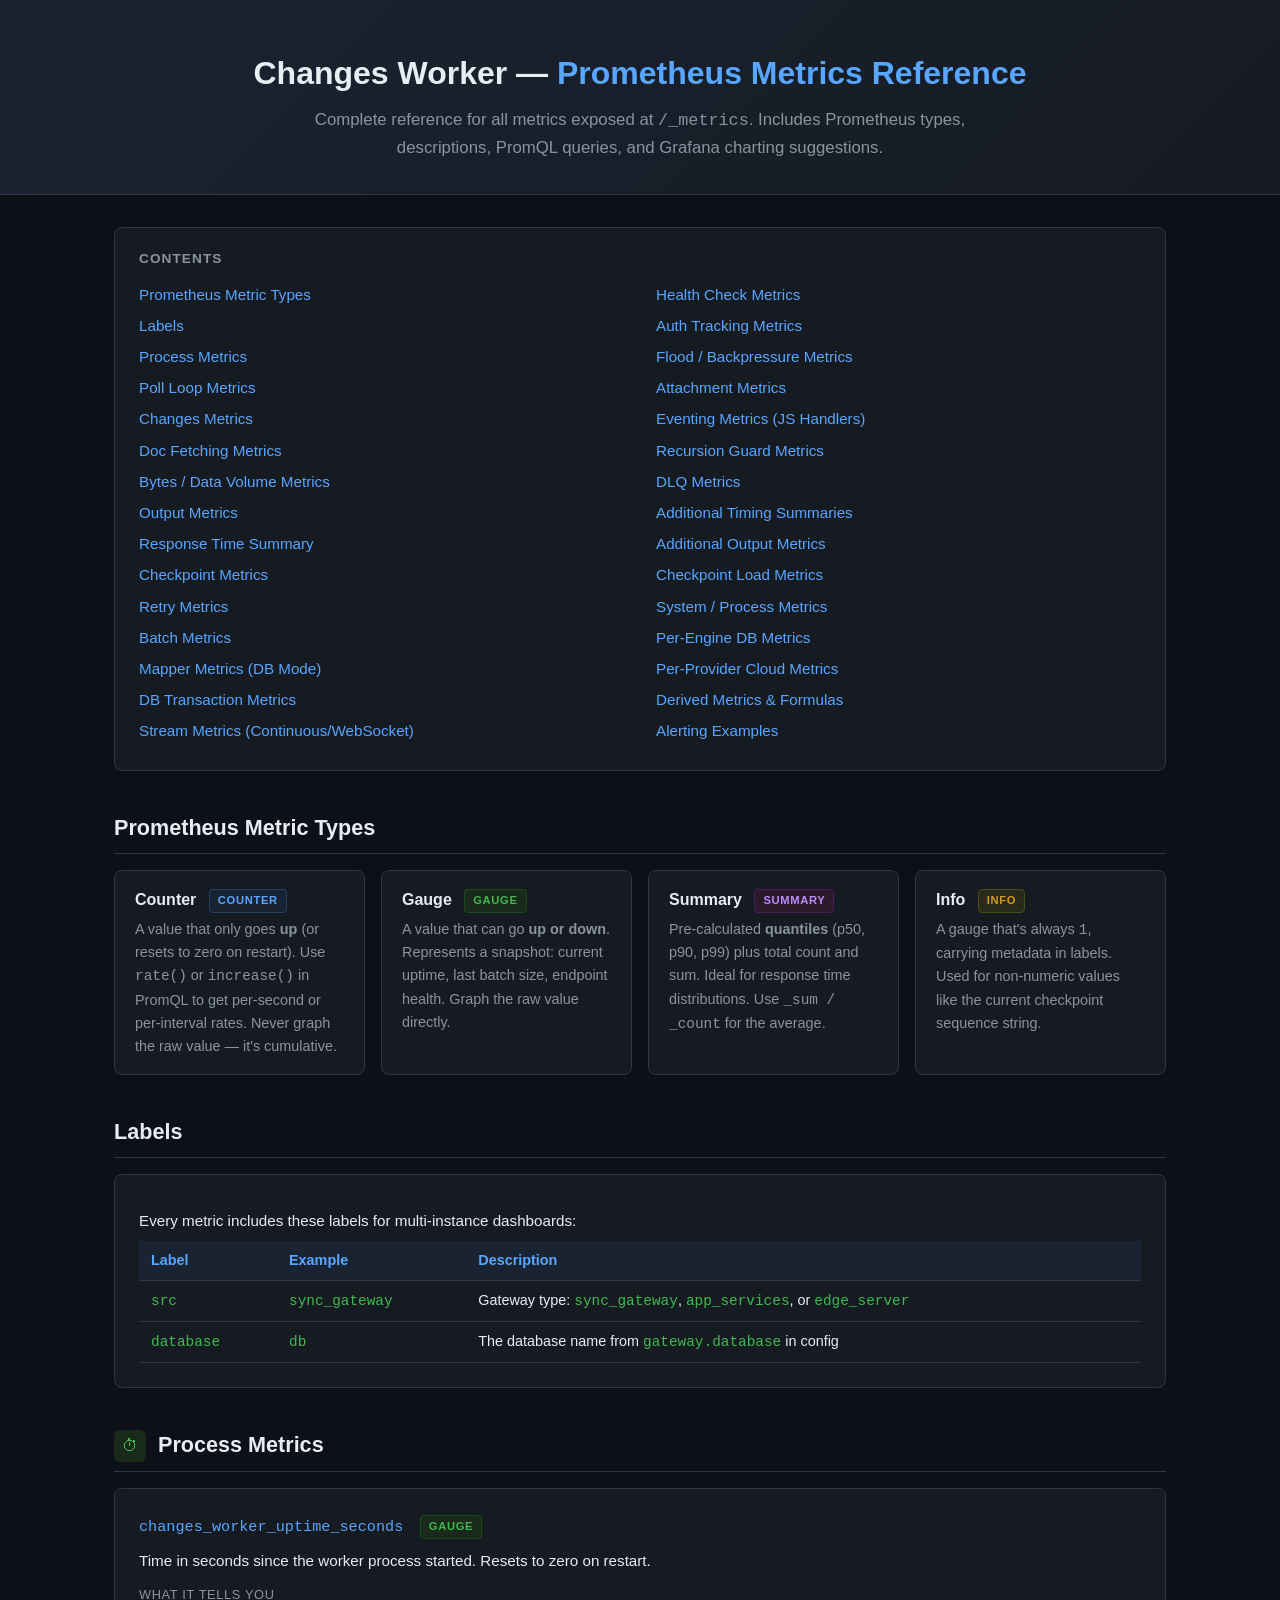
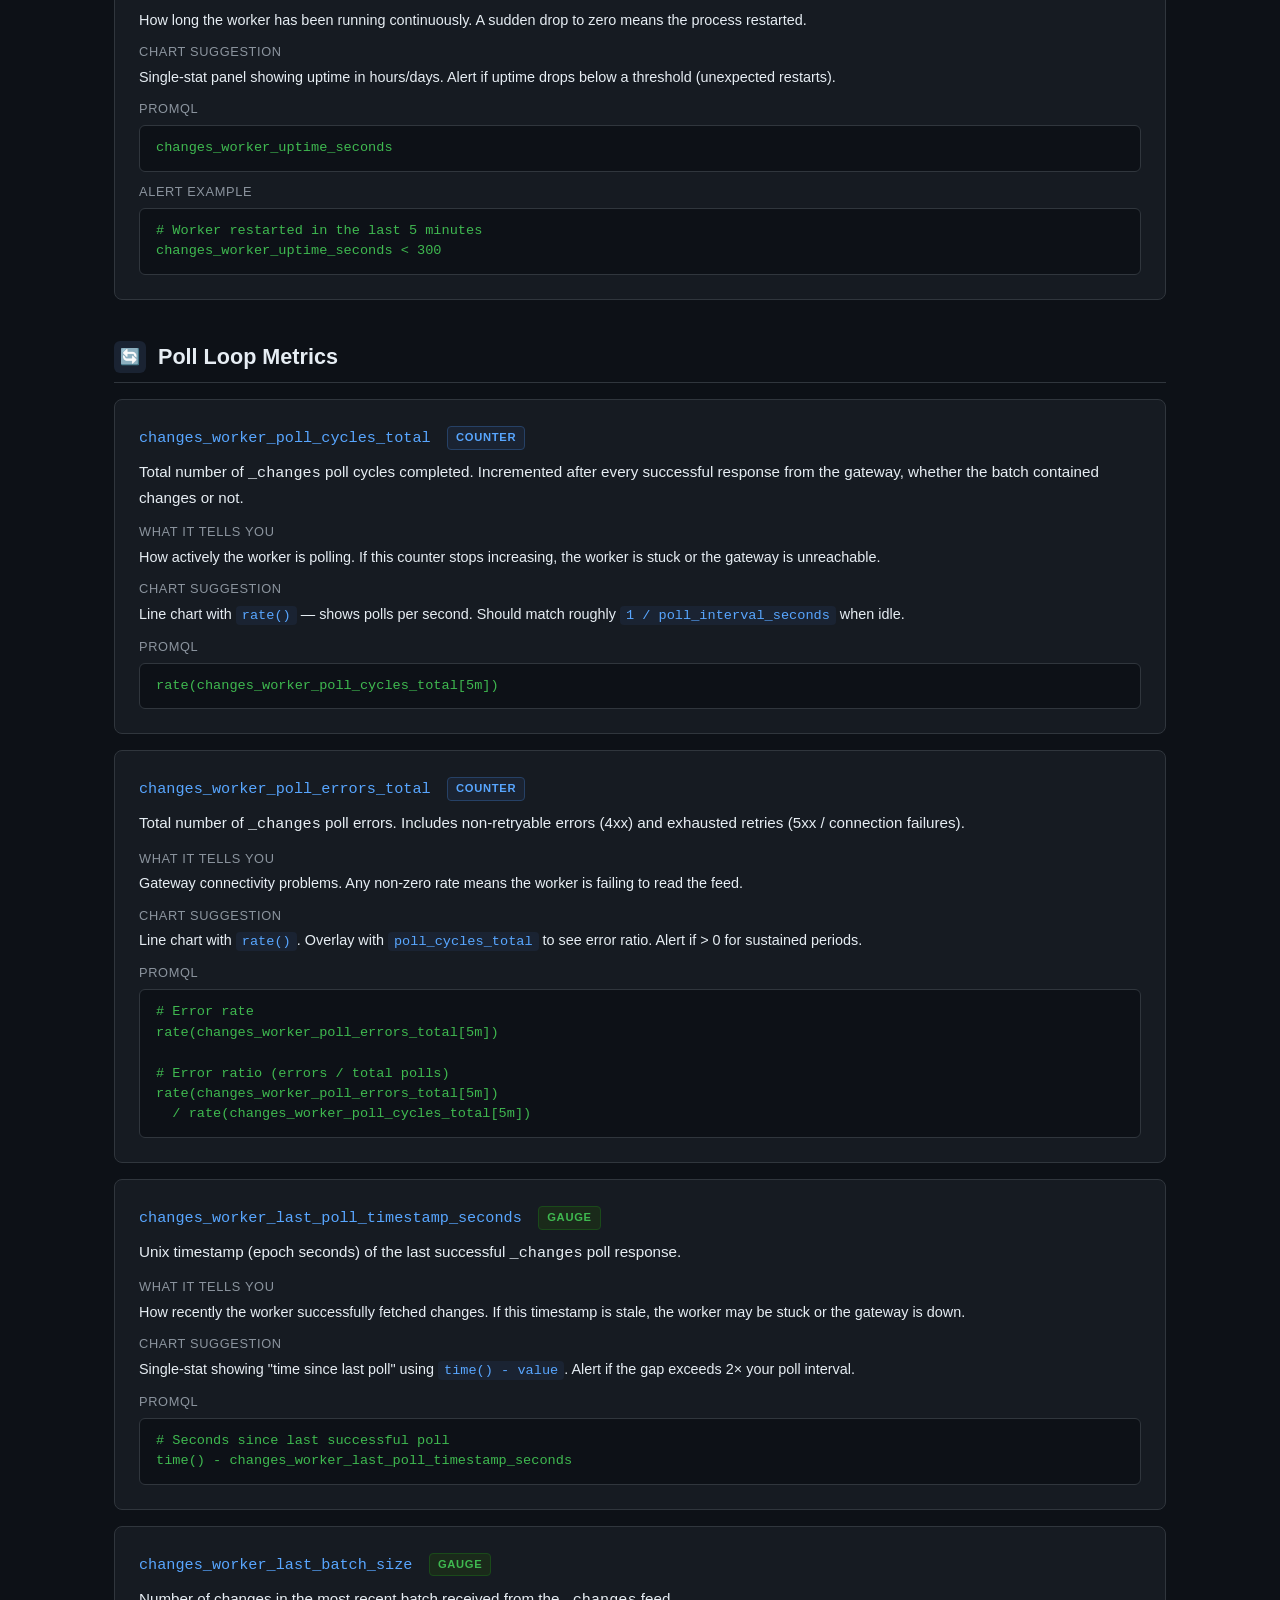
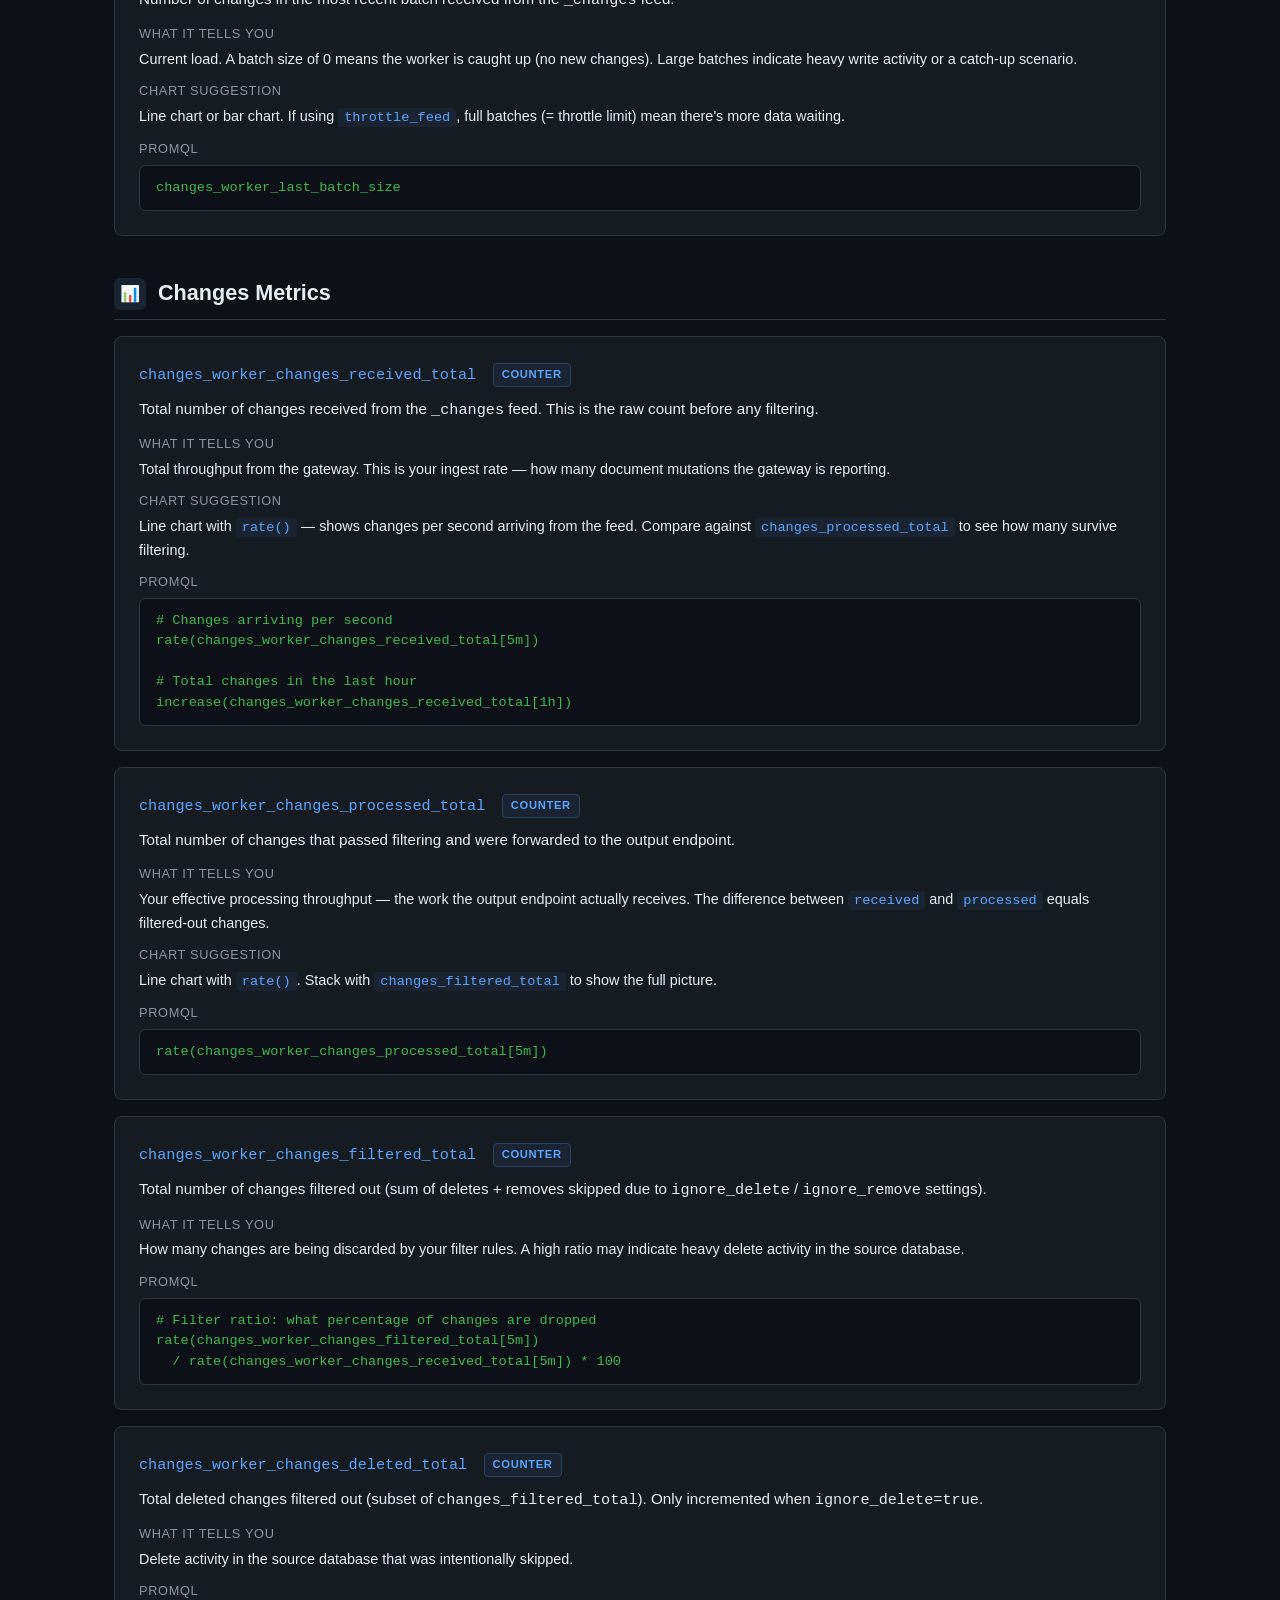
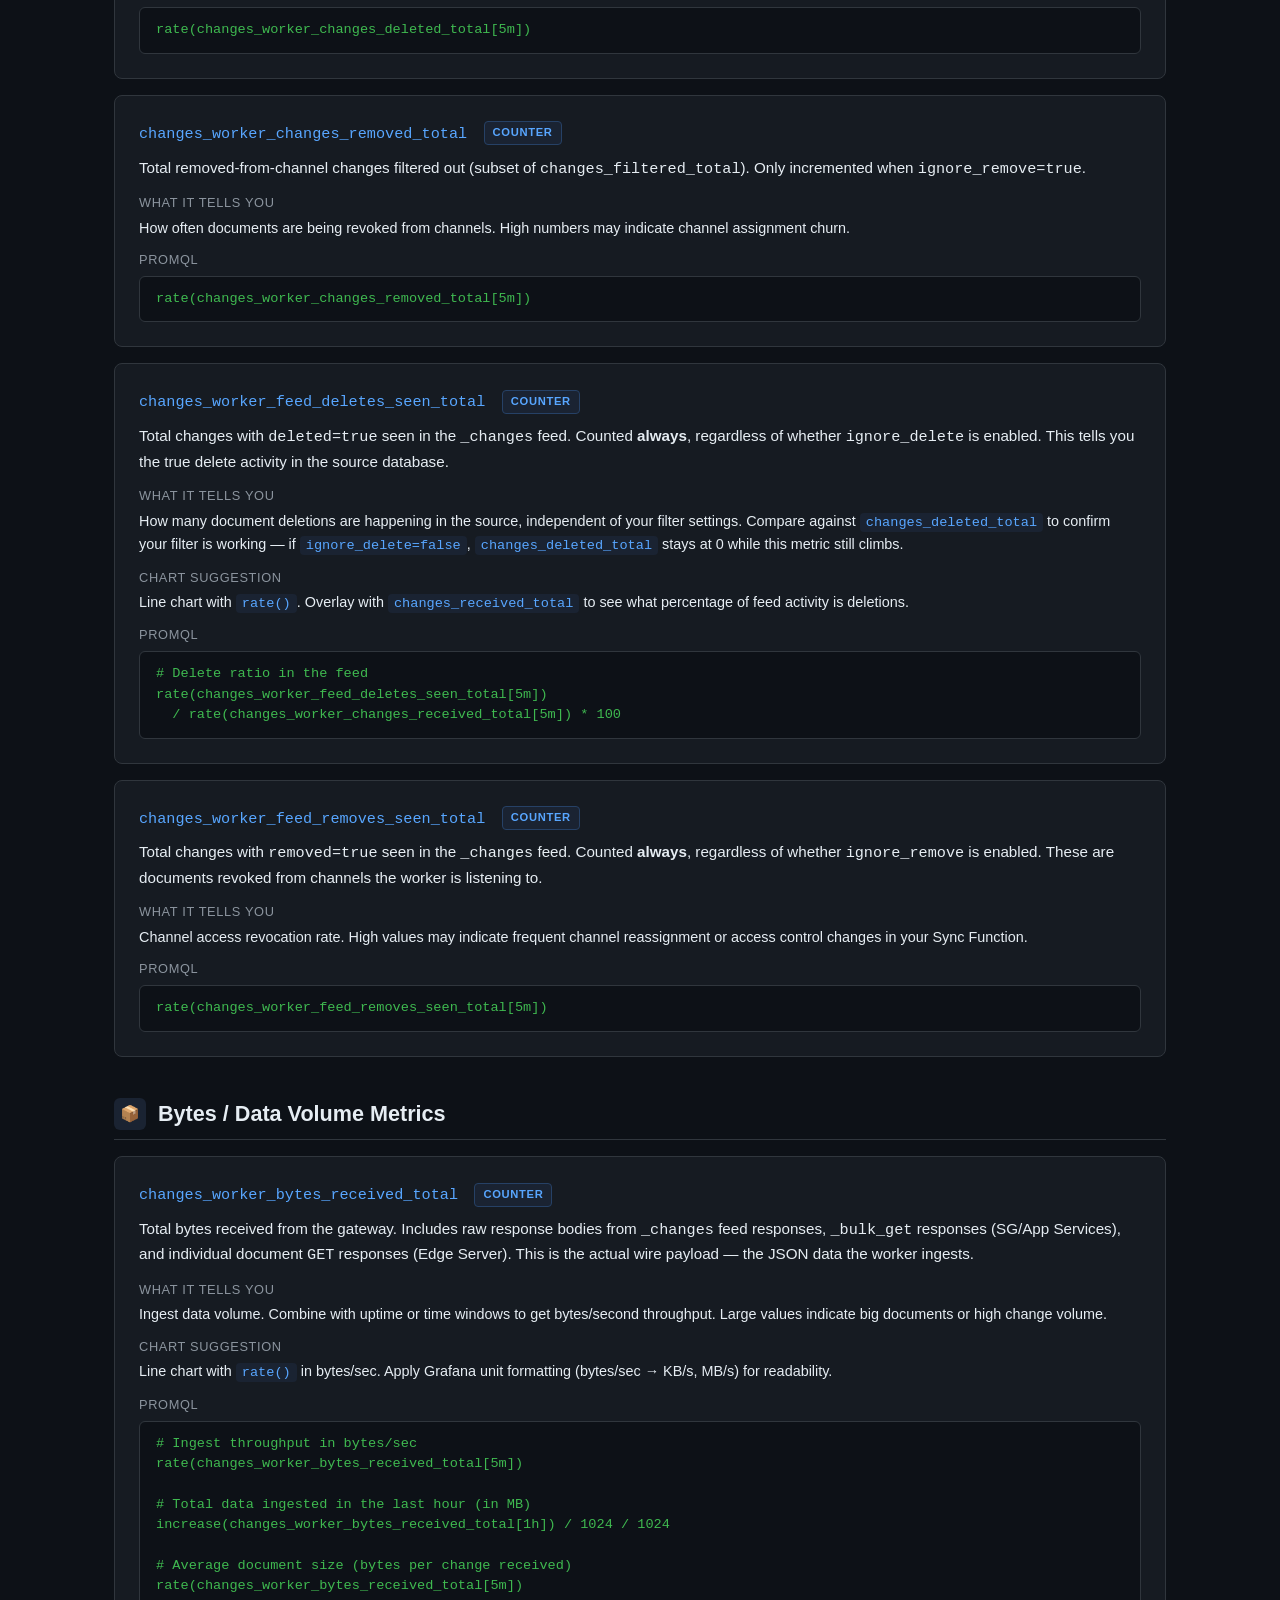
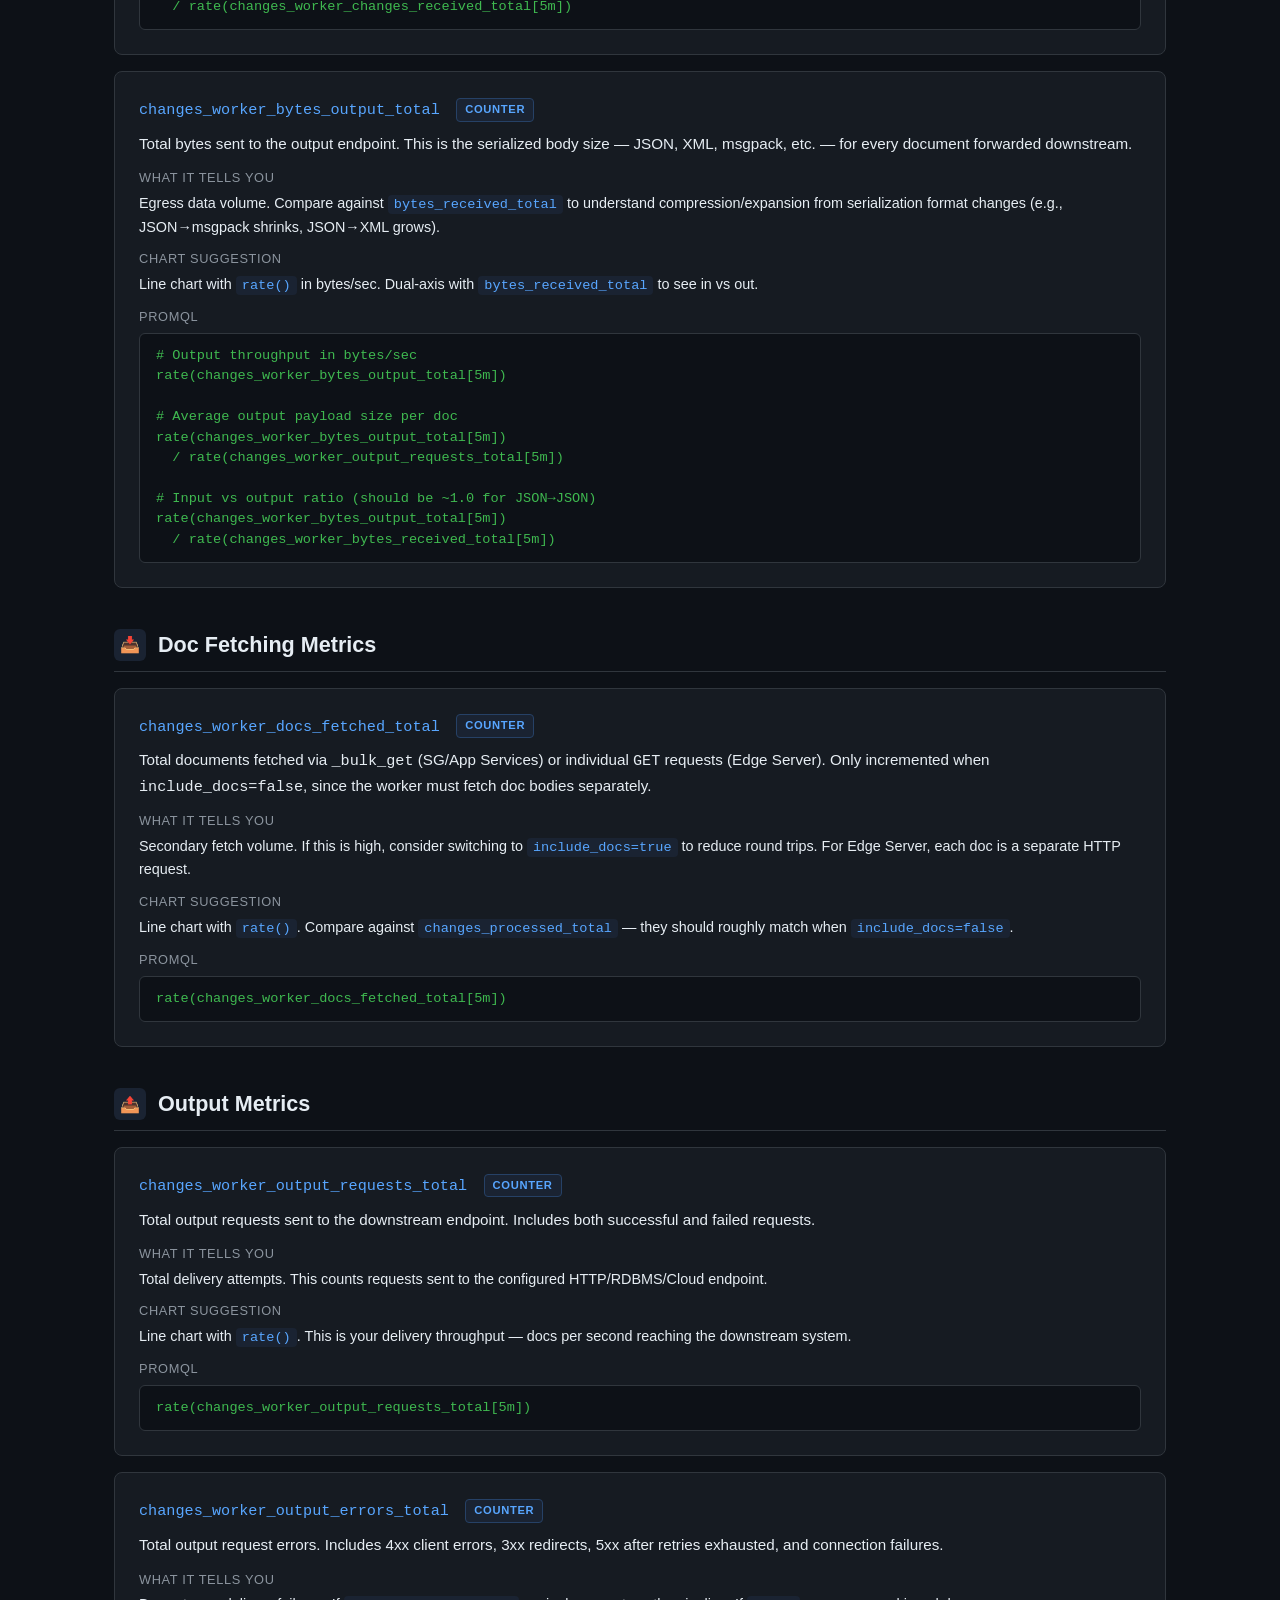
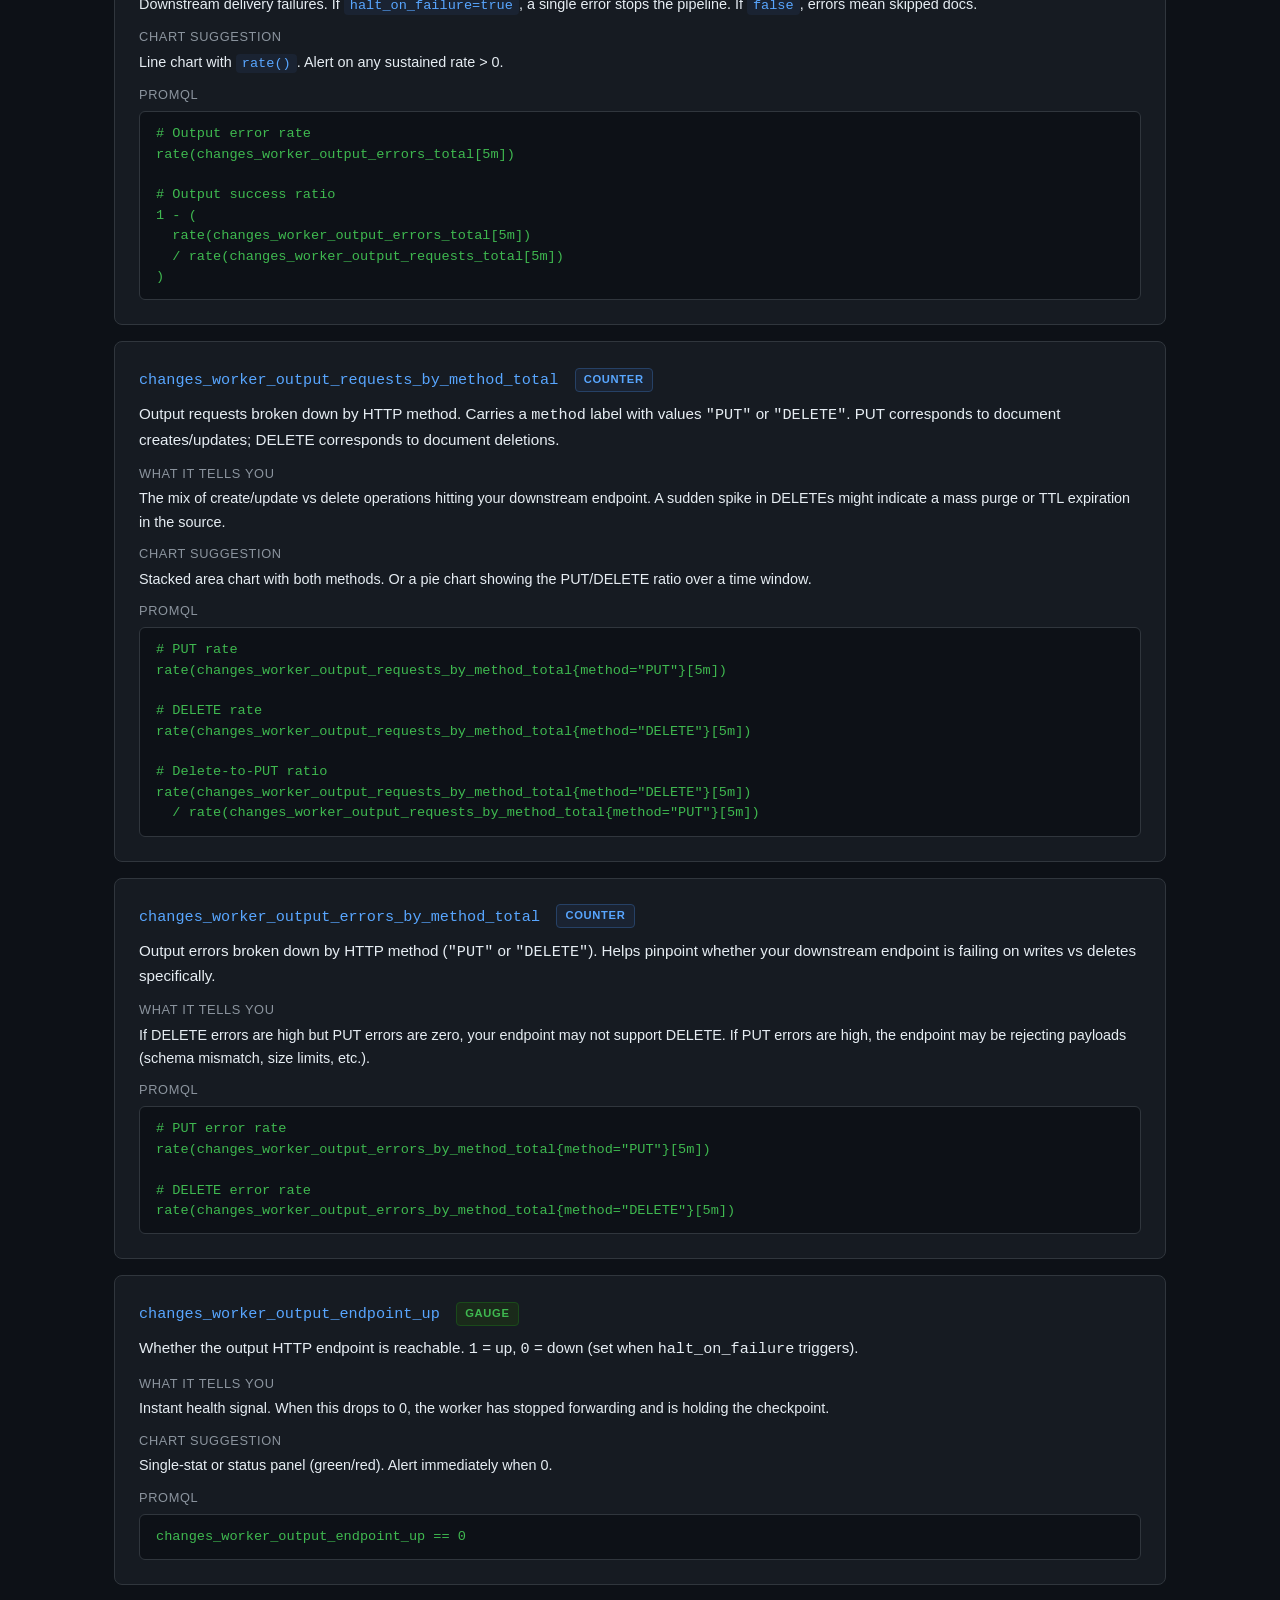
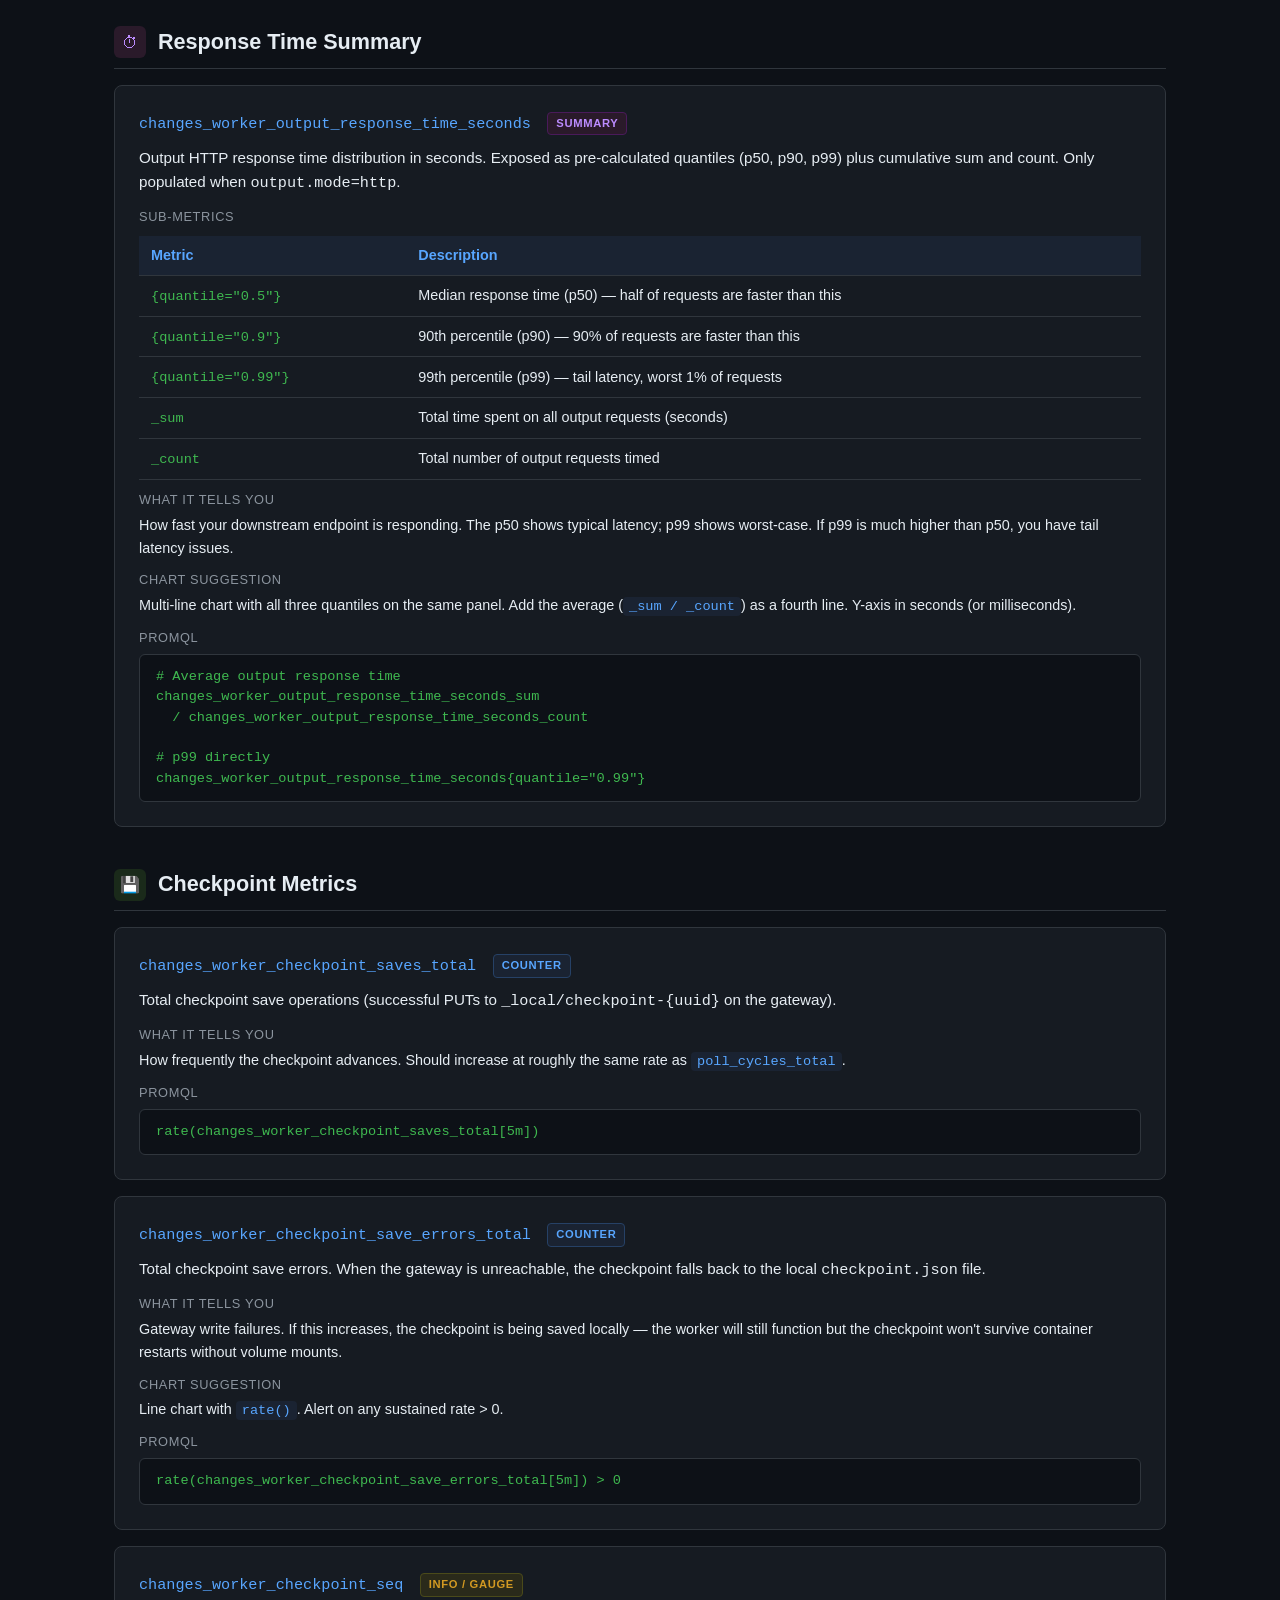
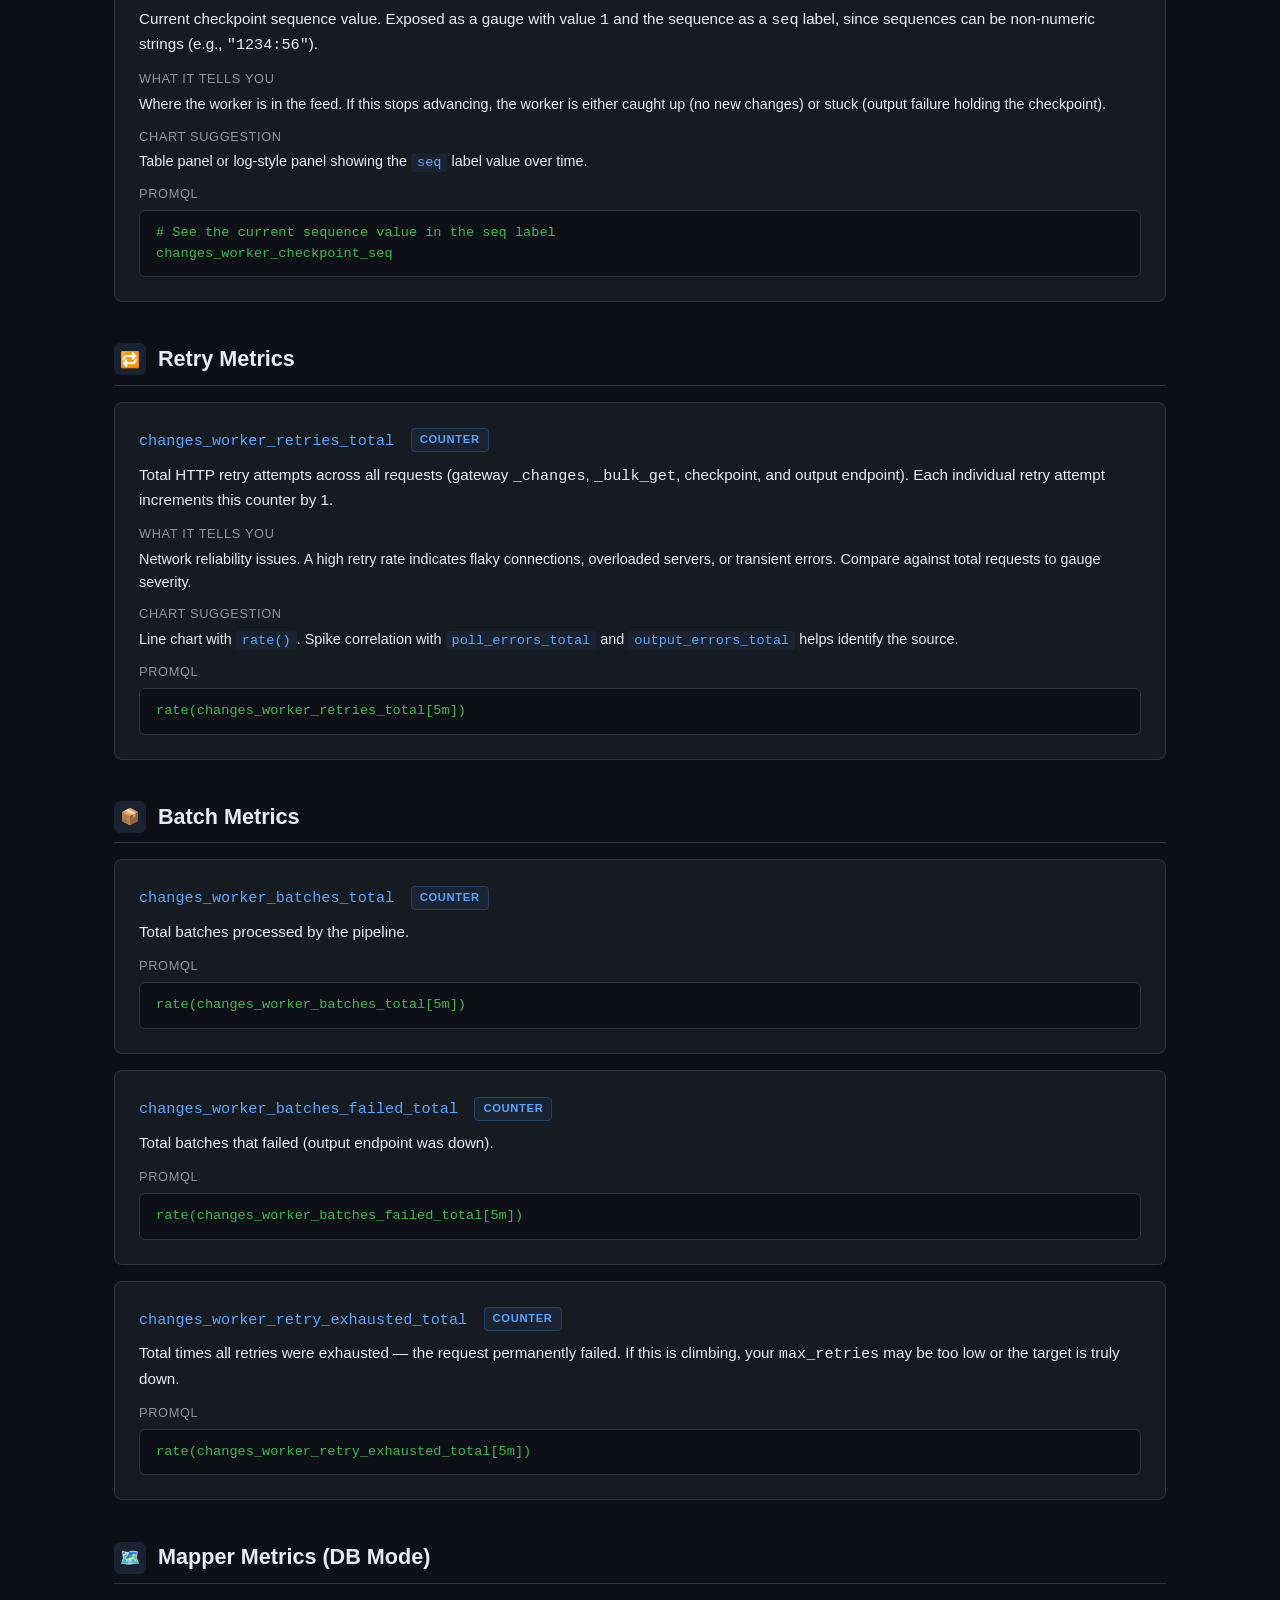
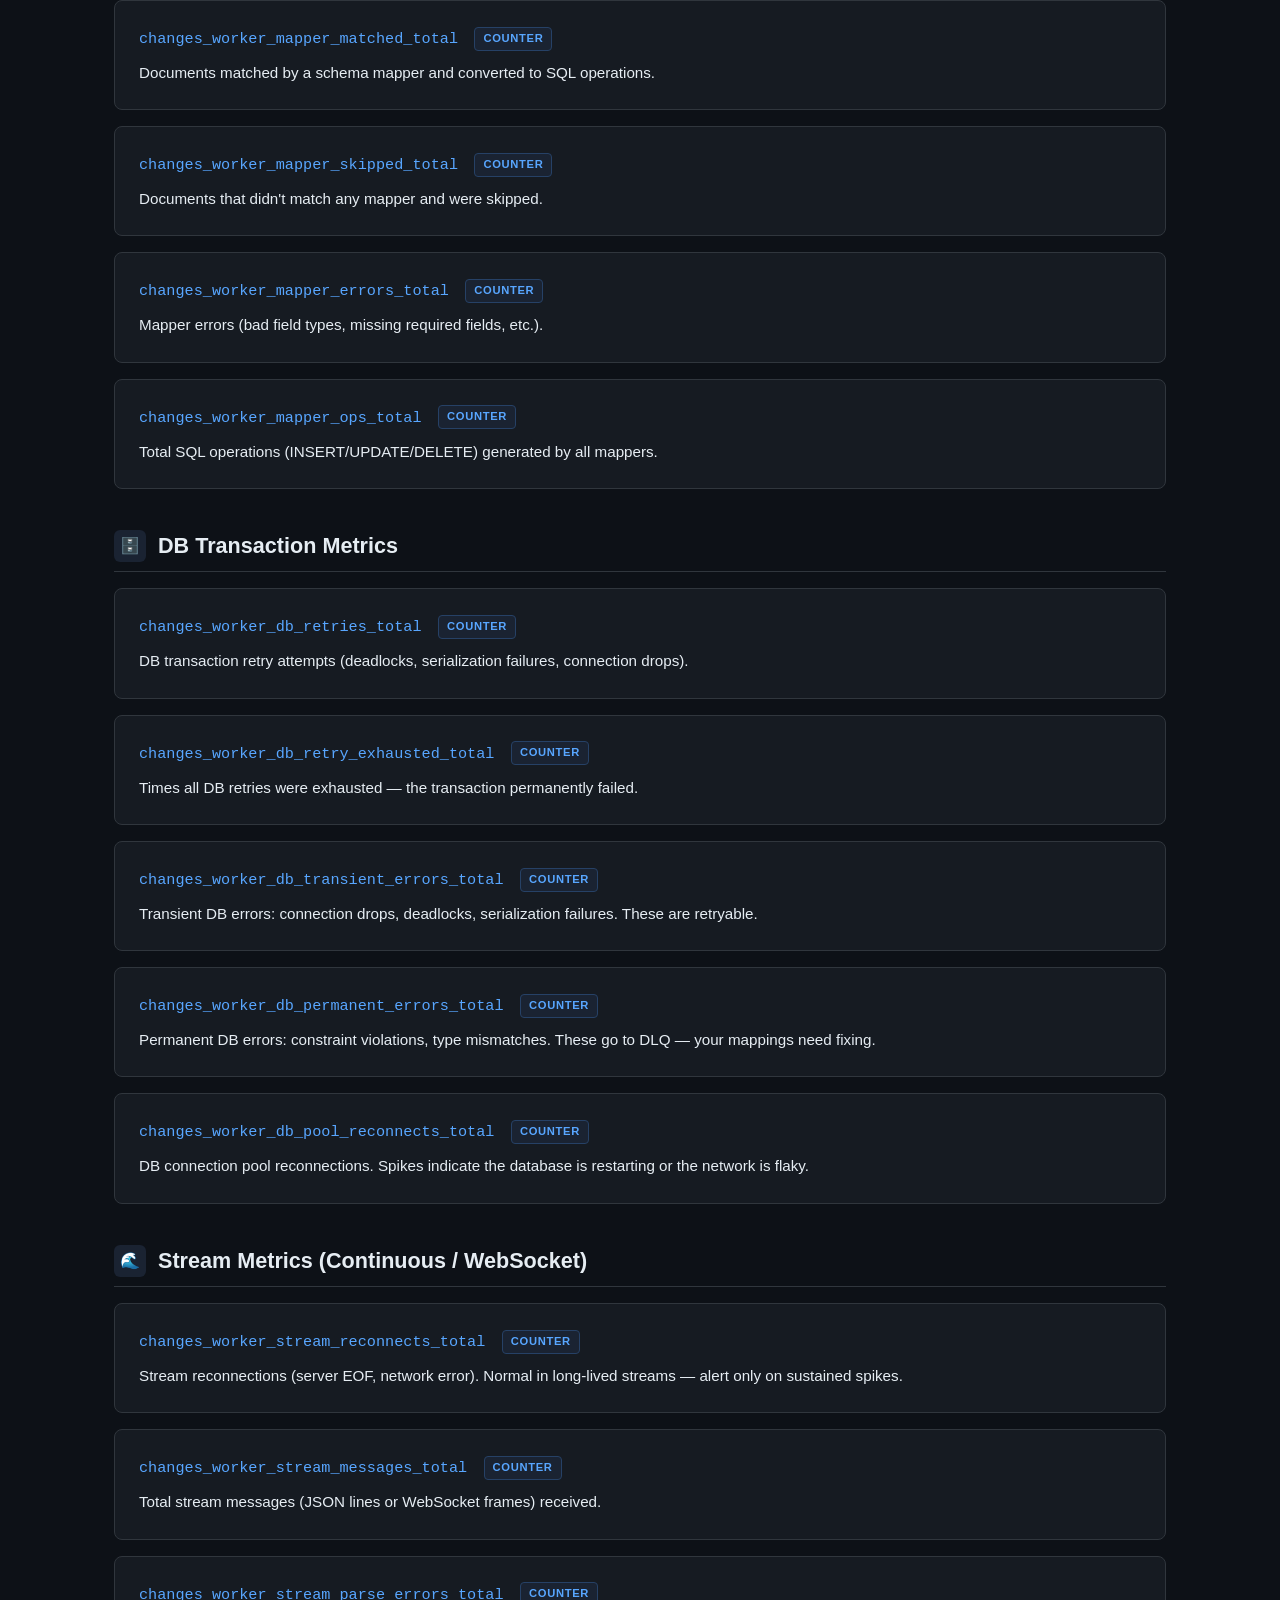
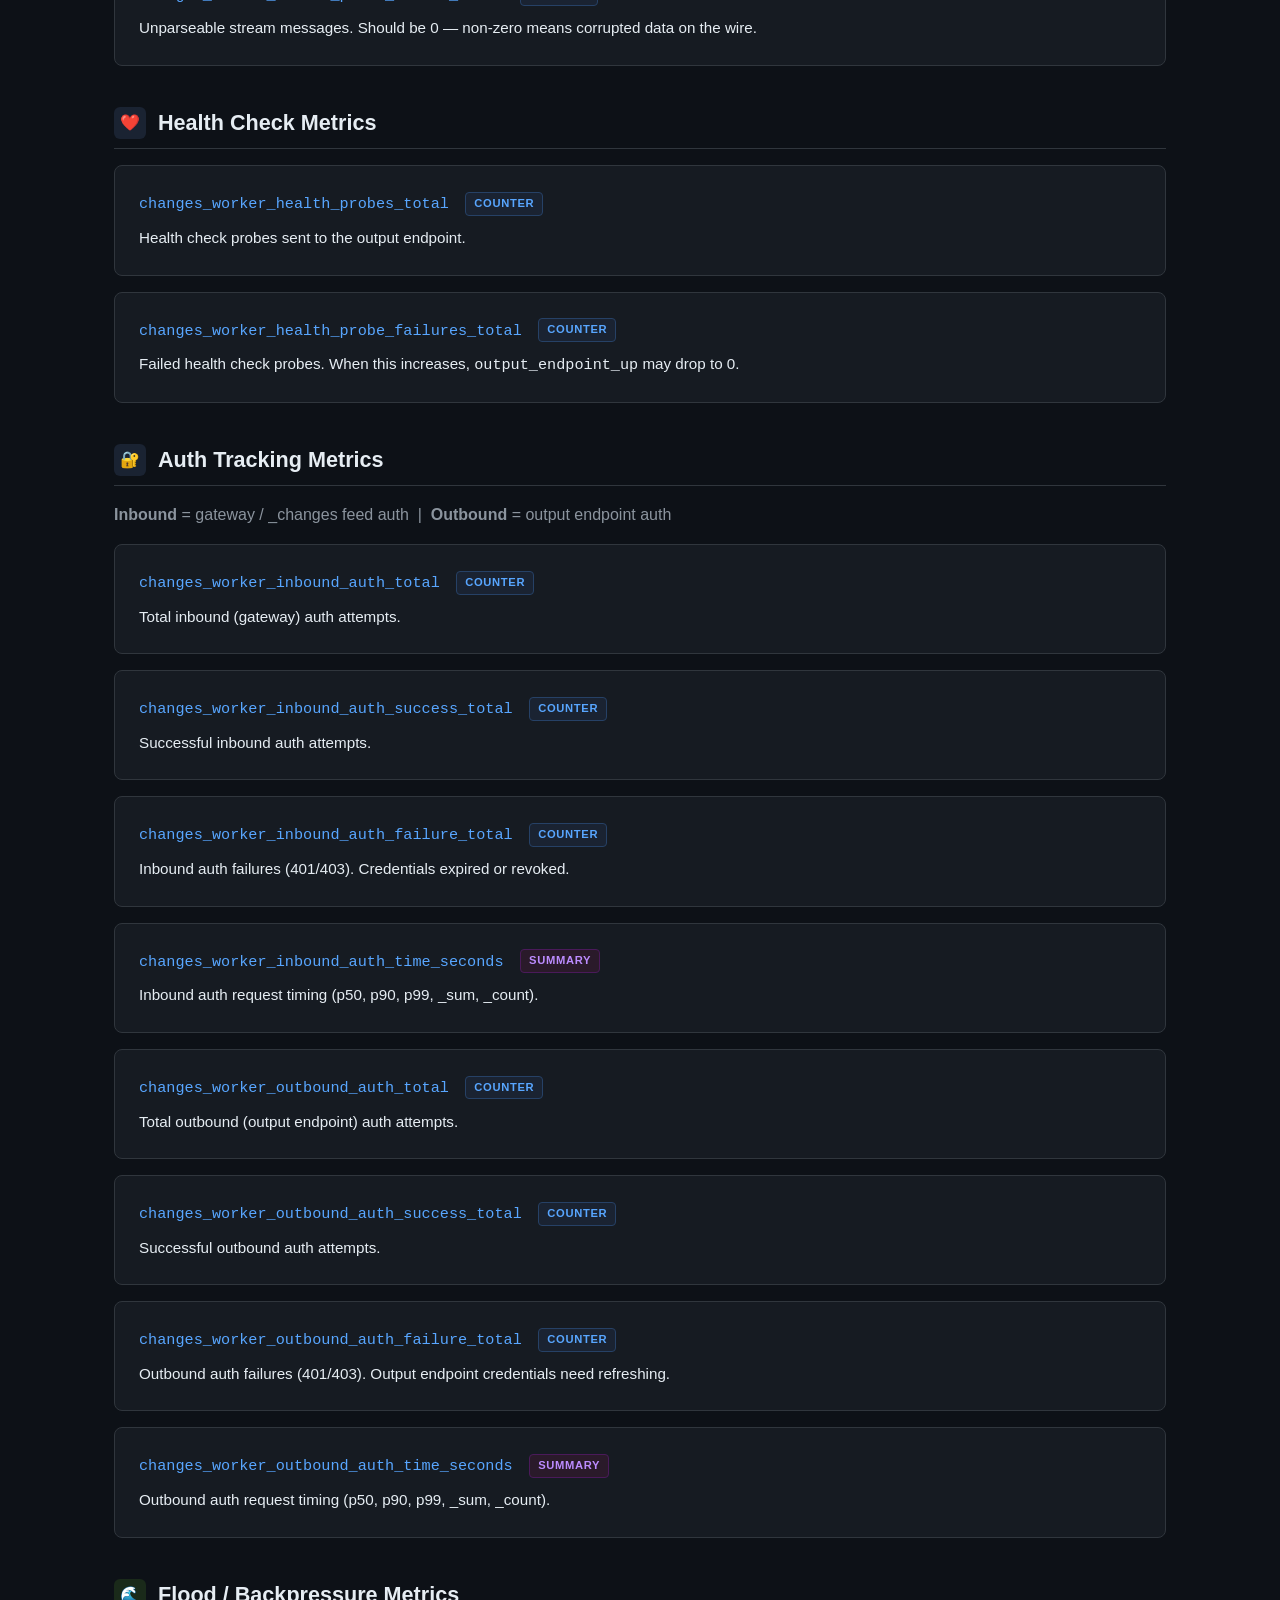
<file: metrics.html>
<!DOCTYPE html>
<html lang="en">
<head>
<meta charset="UTF-8">
<meta name="viewport" content="width=device-width, initial-scale=1.0">
<title>Changes Worker — Prometheus Metrics Reference</title>
<style>
  :root {
    --bg: #0d1117;
    --surface: #161b22;
    --border: #30363d;
    --text: #e6edf3;
    --text-muted: #8b949e;
    --accent: #58a6ff;
    --green: #3fb950;
    --orange: #d29922;
    --red: #f85149;
    --purple: #bc8cff;
    --counter-bg: #1a2332;
    --gauge-bg: #1a2a1a;
    --summary-bg: #2a1a2a;
    --info-bg: #2a2a1a;
  }
  * { box-sizing: border-box; margin: 0; padding: 0; }
  body {
    font-family: -apple-system, BlinkMacSystemFont, 'Segoe UI', Roboto, Oxygen, Ubuntu, sans-serif;
    background: var(--bg);
    color: var(--text);
    line-height: 1.6;
    padding: 0;
  }

  /* -- Header -- */
  header {
    background: linear-gradient(135deg, #1a2332 0%, #161b22 100%);
    border-bottom: 1px solid var(--border);
    padding: 3rem 2rem 2rem;
    text-align: center;
  }
  header h1 { font-size: 2rem; font-weight: 700; margin-bottom: 0.5rem; }
  header h1 span { color: var(--accent); }
  header p { color: var(--text-muted); font-size: 1.05rem; max-width: 700px; margin: 0 auto; }

  /* -- Layout -- */
  .container { max-width: 1100px; margin: 0 auto; padding: 2rem 1.5rem 4rem; }

  /* -- TOC -- */
  nav.toc {
    background: var(--surface);
    border: 1px solid var(--border);
    border-radius: 8px;
    padding: 1.25rem 1.5rem;
    margin-bottom: 2.5rem;
  }
  nav.toc h2 { font-size: 0.85rem; text-transform: uppercase; letter-spacing: 0.08em; color: var(--text-muted); margin-bottom: 0.75rem; }
  nav.toc ul { list-style: none; columns: 2; column-gap: 2rem; }
  nav.toc li { margin-bottom: 0.35rem; }
  nav.toc a { color: var(--accent); text-decoration: none; font-size: 0.95rem; }
  nav.toc a:hover { text-decoration: underline; }

  /* -- Section headers -- */
  .section-header {
    display: flex;
    align-items: center;
    gap: 0.75rem;
    margin: 2.5rem 0 1rem;
    padding-bottom: 0.5rem;
    border-bottom: 1px solid var(--border);
  }
  .section-header h2 { font-size: 1.35rem; font-weight: 600; }
  .section-icon {
    width: 32px; height: 32px;
    border-radius: 6px;
    display: flex; align-items: center; justify-content: center;
    font-size: 1rem;
  }
  .section-icon.counter { background: var(--counter-bg); color: var(--accent); }
  .section-icon.gauge { background: var(--gauge-bg); color: var(--green); }
  .section-icon.summary { background: var(--summary-bg); color: var(--purple); }

  /* -- Intro boxes -- */
  .type-legend {
    display: grid;
    grid-template-columns: repeat(auto-fit, minmax(220px, 1fr));
    gap: 1rem;
    margin-bottom: 2.5rem;
  }
  .type-card {
    background: var(--surface);
    border: 1px solid var(--border);
    border-radius: 8px;
    padding: 1rem 1.25rem;
  }
  .type-card h3 { font-size: 1rem; margin-bottom: 0.35rem; }
  .type-card h3 .badge {
    display: inline-block;
    font-size: 0.7rem;
    text-transform: uppercase;
    letter-spacing: 0.06em;
    padding: 2px 8px;
    border-radius: 4px;
    vertical-align: middle;
    margin-left: 0.5rem;
    font-weight: 600;
  }
  .badge-counter { background: var(--counter-bg); color: var(--accent); border: 1px solid #264166; }
  .badge-gauge { background: var(--gauge-bg); color: var(--green); border: 1px solid #1a4a1a; }
  .badge-summary { background: var(--summary-bg); color: var(--purple); border: 1px solid #4a1a5a; }
  .badge-info { background: var(--info-bg); color: var(--orange); border: 1px solid #4a4a1a; }
  .type-card p { color: var(--text-muted); font-size: 0.9rem; }

  /* -- Metric cards -- */
  .metric {
    background: var(--surface);
    border: 1px solid var(--border);
    border-radius: 8px;
    padding: 1.5rem;
    margin-bottom: 1rem;
  }
  .metric-name {
    font-family: 'SFMono-Regular', Consolas, 'Liberation Mono', Menlo, monospace;
    font-size: 0.95rem;
    color: var(--accent);
    word-break: break-all;
  }
  .metric-type {
    display: inline-block;
    font-size: 0.7rem;
    text-transform: uppercase;
    letter-spacing: 0.06em;
    padding: 2px 8px;
    border-radius: 4px;
    margin-left: 0.75rem;
    font-weight: 600;
    vertical-align: middle;
  }
  .metric-desc { margin-top: 0.6rem; color: var(--text); font-size: 0.95rem; }
  .metric-detail { margin-top: 0.75rem; }
  .metric-detail dt {
    font-size: 0.8rem;
    text-transform: uppercase;
    letter-spacing: 0.05em;
    color: var(--text-muted);
    margin-top: 0.65rem;
    margin-bottom: 0.2rem;
  }
  .metric-detail dd { font-size: 0.9rem; color: var(--text); }
  .metric-detail code {
    background: #1a2332;
    padding: 2px 6px;
    border-radius: 4px;
    font-size: 0.85rem;
    font-family: 'SFMono-Regular', Consolas, 'Liberation Mono', Menlo, monospace;
    color: var(--accent);
  }
  .metric-detail pre {
    background: #0d1117;
    border: 1px solid var(--border);
    border-radius: 6px;
    padding: 0.75rem 1rem;
    overflow-x: auto;
    font-size: 0.85rem;
    margin-top: 0.35rem;
    line-height: 1.5;
    font-family: 'SFMono-Regular', Consolas, 'Liberation Mono', Menlo, monospace;
    color: var(--green);
  }

  /* -- Derived metrics section -- */
  .derived {
    background: linear-gradient(135deg, #1a2332 0%, #1a2a2a 100%);
    border: 1px solid #264166;
    border-radius: 8px;
    padding: 1.5rem;
    margin-bottom: 1rem;
  }
  .derived h4 {
    font-size: 1rem;
    color: var(--orange);
    margin-bottom: 0.4rem;
  }
  .derived p { font-size: 0.9rem; color: var(--text-muted); margin-bottom: 0.5rem; }

  /* -- Labels -- */
  .labels-table {
    width: 100%;
    border-collapse: collapse;
    margin-top: 0.5rem;
    font-size: 0.9rem;
  }
  .labels-table th {
    text-align: left;
    padding: 0.5rem 0.75rem;
    background: #1a2332;
    color: var(--accent);
    font-weight: 600;
    border-bottom: 1px solid var(--border);
  }
  .labels-table td {
    padding: 0.5rem 0.75rem;
    border-bottom: 1px solid var(--border);
    color: var(--text);
  }
  .labels-table td code { background: transparent; padding: 0; color: var(--green); }

  /* -- Footer -- */
  footer {
    text-align: center;
    padding: 2rem;
    color: var(--text-muted);
    font-size: 0.85rem;
    border-top: 1px solid var(--border);
  }
  footer a { color: var(--accent); text-decoration: none; }

  @media (max-width: 700px) {
    nav.toc ul { columns: 1; }
    header { padding: 2rem 1rem 1.5rem; }
    header h1 { font-size: 1.5rem; }
  }
</style>
</head>
<body>

<header>
  <h1>Changes Worker — <span>Prometheus Metrics Reference</span></h1>
  <p>Complete reference for all metrics exposed at <code>/_metrics</code>. Includes Prometheus types, descriptions, PromQL queries, and Grafana charting suggestions.</p>
</header>

<div class="container">

<!-- ================================================================ -->
<!-- TOC -->
<!-- ================================================================ -->
<nav class="toc">
  <h2>Contents</h2>
  <ul>
    <li><a href="#metric-types">Prometheus Metric Types</a></li>
    <li><a href="#labels">Labels</a></li>
    <li><a href="#process">Process Metrics</a></li>
    <li><a href="#poll">Poll Loop Metrics</a></li>
    <li><a href="#changes">Changes Metrics</a></li>
    <li><a href="#docs">Doc Fetching Metrics</a></li>
    <li><a href="#bytes">Bytes / Data Volume Metrics</a></li>
    <li><a href="#output">Output Metrics</a></li>
    <li><a href="#response-time">Response Time Summary</a></li>
    <li><a href="#checkpoint">Checkpoint Metrics</a></li>
    <li><a href="#retries">Retry Metrics</a></li>
    <li><a href="#batches">Batch Metrics</a></li>
    <li><a href="#mapper">Mapper Metrics (DB Mode)</a></li>
    <li><a href="#db-transactions">DB Transaction Metrics</a></li>
    <li><a href="#stream">Stream Metrics (Continuous/WebSocket)</a></li>
    <li><a href="#health">Health Check Metrics</a></li>
    <li><a href="#auth">Auth Tracking Metrics</a></li>
    <li><a href="#flood">Flood / Backpressure Metrics</a></li>
    <li><a href="#attachments">Attachment Metrics</a></li>
    <li><a href="#eventing">Eventing Metrics (JS Handlers)</a></li>
    <li><a href="#recursion-guard">Recursion Guard Metrics</a></li>
    <li><a href="#dlq">DLQ Metrics</a></li>
    <li><a href="#timing">Additional Timing Summaries</a></li>
    <li><a href="#additional-output">Additional Output Metrics</a></li>
    <li><a href="#checkpoint-load">Checkpoint Load Metrics</a></li>
    <li><a href="#system">System / Process Metrics</a></li>
    <li><a href="#per-engine-db">Per-Engine DB Metrics</a></li>
    <li><a href="#per-provider-cloud">Per-Provider Cloud Metrics</a></li>
    <li><a href="#derived">Derived Metrics &amp; Formulas</a></li>
    <li><a href="#alerts">Alerting Examples</a></li>
  </ul>
</nav>

<!-- ================================================================ -->
<!-- METRIC TYPES -->
<!-- ================================================================ -->
<div id="metric-types" class="section-header">
  <h2>Prometheus Metric Types</h2>
</div>

<div class="type-legend">
  <div class="type-card">
    <h3>Counter <span class="badge badge-counter">counter</span></h3>
    <p>A value that only goes <strong>up</strong> (or resets to zero on restart). Use <code>rate()</code> or <code>increase()</code> in PromQL to get per-second or per-interval rates. Never graph the raw value — it's cumulative.</p>
  </div>
  <div class="type-card">
    <h3>Gauge <span class="badge badge-gauge">gauge</span></h3>
    <p>A value that can go <strong>up or down</strong>. Represents a snapshot: current uptime, last batch size, endpoint health. Graph the raw value directly.</p>
  </div>
  <div class="type-card">
    <h3>Summary <span class="badge badge-summary">summary</span></h3>
    <p>Pre-calculated <strong>quantiles</strong> (p50, p90, p99) plus total count and sum. Ideal for response time distributions. Use <code>_sum / _count</code> for the average.</p>
  </div>
  <div class="type-card">
    <h3>Info <span class="badge badge-info">info</span></h3>
    <p>A gauge that's always <code>1</code>, carrying metadata in labels. Used for non-numeric values like the current checkpoint sequence string.</p>
  </div>
</div>

<!-- ================================================================ -->
<!-- LABELS -->
<!-- ================================================================ -->
<div id="labels" class="section-header">
  <h2>Labels</h2>
</div>

<div class="metric">
  <p class="metric-desc">Every metric includes these labels for multi-instance dashboards:</p>
  <table class="labels-table">
    <thead>
      <tr><th>Label</th><th>Example</th><th>Description</th></tr>
    </thead>
    <tbody>
      <tr><td><code>src</code></td><td><code>sync_gateway</code></td><td>Gateway type: <code>sync_gateway</code>, <code>app_services</code>, or <code>edge_server</code></td></tr>
      <tr><td><code>database</code></td><td><code>db</code></td><td>The database name from <code>gateway.database</code> in config</td></tr>
    </tbody>
  </table>
</div>

<!-- ================================================================ -->
<!-- PROCESS -->
<!-- ================================================================ -->
<div id="process" class="section-header">
  <div class="section-icon gauge">⏱</div>
  <h2>Process Metrics</h2>
</div>

<div class="metric">
  <div>
    <span class="metric-name">changes_worker_uptime_seconds</span>
    <span class="metric-type badge-gauge">gauge</span>
  </div>
  <p class="metric-desc">Time in seconds since the worker process started. Resets to zero on restart.</p>
  <dl class="metric-detail">
    <dt>What it tells you</dt>
    <dd>How long the worker has been running continuously. A sudden drop to zero means the process restarted.</dd>
    <dt>Chart suggestion</dt>
    <dd>Single-stat panel showing uptime in hours/days. Alert if uptime drops below a threshold (unexpected restarts).</dd>
    <dt>PromQL</dt>
    <dd><pre>changes_worker_uptime_seconds</pre></dd>
    <dt>Alert example</dt>
    <dd><pre># Worker restarted in the last 5 minutes
changes_worker_uptime_seconds < 300</pre></dd>
  </dl>
</div>

<!-- ================================================================ -->
<!-- POLL LOOP -->
<!-- ================================================================ -->
<div id="poll" class="section-header">
  <div class="section-icon counter">🔄</div>
  <h2>Poll Loop Metrics</h2>
</div>

<div class="metric">
  <div>
    <span class="metric-name">changes_worker_poll_cycles_total</span>
    <span class="metric-type badge-counter">counter</span>
  </div>
  <p class="metric-desc">Total number of <code>_changes</code> poll cycles completed. Incremented after every successful response from the gateway, whether the batch contained changes or not.</p>
  <dl class="metric-detail">
    <dt>What it tells you</dt>
    <dd>How actively the worker is polling. If this counter stops increasing, the worker is stuck or the gateway is unreachable.</dd>
    <dt>Chart suggestion</dt>
    <dd>Line chart with <code>rate()</code> — shows polls per second. Should match roughly <code>1 / poll_interval_seconds</code> when idle.</dd>
    <dt>PromQL</dt>
    <dd><pre>rate(changes_worker_poll_cycles_total[5m])</pre></dd>
  </dl>
</div>

<div class="metric">
  <div>
    <span class="metric-name">changes_worker_poll_errors_total</span>
    <span class="metric-type badge-counter">counter</span>
  </div>
  <p class="metric-desc">Total number of <code>_changes</code> poll errors. Includes non-retryable errors (4xx) and exhausted retries (5xx / connection failures).</p>
  <dl class="metric-detail">
    <dt>What it tells you</dt>
    <dd>Gateway connectivity problems. Any non-zero rate means the worker is failing to read the feed.</dd>
    <dt>Chart suggestion</dt>
    <dd>Line chart with <code>rate()</code>. Overlay with <code>poll_cycles_total</code> to see error ratio. Alert if > 0 for sustained periods.</dd>
    <dt>PromQL</dt>
    <dd><pre># Error rate
rate(changes_worker_poll_errors_total[5m])

# Error ratio (errors / total polls)
rate(changes_worker_poll_errors_total[5m])
  / rate(changes_worker_poll_cycles_total[5m])</pre></dd>
  </dl>
</div>

<div class="metric">
  <div>
    <span class="metric-name">changes_worker_last_poll_timestamp_seconds</span>
    <span class="metric-type badge-gauge">gauge</span>
  </div>
  <p class="metric-desc">Unix timestamp (epoch seconds) of the last successful <code>_changes</code> poll response.</p>
  <dl class="metric-detail">
    <dt>What it tells you</dt>
    <dd>How recently the worker successfully fetched changes. If this timestamp is stale, the worker may be stuck or the gateway is down.</dd>
    <dt>Chart suggestion</dt>
    <dd>Single-stat showing "time since last poll" using <code>time() - value</code>. Alert if the gap exceeds 2× your poll interval.</dd>
    <dt>PromQL</dt>
    <dd><pre># Seconds since last successful poll
time() - changes_worker_last_poll_timestamp_seconds</pre></dd>
  </dl>
</div>

<div class="metric">
  <div>
    <span class="metric-name">changes_worker_last_batch_size</span>
    <span class="metric-type badge-gauge">gauge</span>
  </div>
  <p class="metric-desc">Number of changes in the most recent batch received from the <code>_changes</code> feed.</p>
  <dl class="metric-detail">
    <dt>What it tells you</dt>
    <dd>Current load. A batch size of 0 means the worker is caught up (no new changes). Large batches indicate heavy write activity or a catch-up scenario.</dd>
    <dt>Chart suggestion</dt>
    <dd>Line chart or bar chart. If using <code>throttle_feed</code>, full batches (= throttle limit) mean there's more data waiting.</dd>
    <dt>PromQL</dt>
    <dd><pre>changes_worker_last_batch_size</pre></dd>
  </dl>
</div>

<!-- ================================================================ -->
<!-- CHANGES -->
<!-- ================================================================ -->
<div id="changes" class="section-header">
  <div class="section-icon counter">📊</div>
  <h2>Changes Metrics</h2>
</div>

<div class="metric">
  <div>
    <span class="metric-name">changes_worker_changes_received_total</span>
    <span class="metric-type badge-counter">counter</span>
  </div>
  <p class="metric-desc">Total number of changes received from the <code>_changes</code> feed. This is the raw count before any filtering.</p>
  <dl class="metric-detail">
    <dt>What it tells you</dt>
    <dd>Total throughput from the gateway. This is your ingest rate — how many document mutations the gateway is reporting.</dd>
    <dt>Chart suggestion</dt>
    <dd>Line chart with <code>rate()</code> — shows changes per second arriving from the feed. Compare against <code>changes_processed_total</code> to see how many survive filtering.</dd>
    <dt>PromQL</dt>
    <dd><pre># Changes arriving per second
rate(changes_worker_changes_received_total[5m])

# Total changes in the last hour
increase(changes_worker_changes_received_total[1h])</pre></dd>
  </dl>
</div>

<div class="metric">
  <div>
    <span class="metric-name">changes_worker_changes_processed_total</span>
    <span class="metric-type badge-counter">counter</span>
  </div>
  <p class="metric-desc">Total number of changes that passed filtering and were forwarded to the output endpoint.</p>
  <dl class="metric-detail">
    <dt>What it tells you</dt>
    <dd>Your effective processing throughput — the work the output endpoint actually receives. The difference between <code>received</code> and <code>processed</code> equals filtered-out changes.</dd>
    <dt>Chart suggestion</dt>
    <dd>Line chart with <code>rate()</code>. Stack with <code>changes_filtered_total</code> to show the full picture.</dd>
    <dt>PromQL</dt>
    <dd><pre>rate(changes_worker_changes_processed_total[5m])</pre></dd>
  </dl>
</div>

<div class="metric">
  <div>
    <span class="metric-name">changes_worker_changes_filtered_total</span>
    <span class="metric-type badge-counter">counter</span>
  </div>
  <p class="metric-desc">Total number of changes filtered out (sum of deletes + removes skipped due to <code>ignore_delete</code> / <code>ignore_remove</code> settings).</p>
  <dl class="metric-detail">
    <dt>What it tells you</dt>
    <dd>How many changes are being discarded by your filter rules. A high ratio may indicate heavy delete activity in the source database.</dd>
    <dt>PromQL</dt>
    <dd><pre># Filter ratio: what percentage of changes are dropped
rate(changes_worker_changes_filtered_total[5m])
  / rate(changes_worker_changes_received_total[5m]) * 100</pre></dd>
  </dl>
</div>

<div class="metric">
  <div>
    <span class="metric-name">changes_worker_changes_deleted_total</span>
    <span class="metric-type badge-counter">counter</span>
  </div>
  <p class="metric-desc">Total deleted changes filtered out (subset of <code>changes_filtered_total</code>). Only incremented when <code>ignore_delete=true</code>.</p>
  <dl class="metric-detail">
    <dt>What it tells you</dt>
    <dd>Delete activity in the source database that was intentionally skipped.</dd>
    <dt>PromQL</dt>
    <dd><pre>rate(changes_worker_changes_deleted_total[5m])</pre></dd>
  </dl>
</div>

<div class="metric">
  <div>
    <span class="metric-name">changes_worker_changes_removed_total</span>
    <span class="metric-type badge-counter">counter</span>
  </div>
  <p class="metric-desc">Total removed-from-channel changes filtered out (subset of <code>changes_filtered_total</code>). Only incremented when <code>ignore_remove=true</code>.</p>
  <dl class="metric-detail">
    <dt>What it tells you</dt>
    <dd>How often documents are being revoked from channels. High numbers may indicate channel assignment churn.</dd>
    <dt>PromQL</dt>
    <dd><pre>rate(changes_worker_changes_removed_total[5m])</pre></dd>
  </dl>
</div>

<div class="metric">
  <div>
    <span class="metric-name">changes_worker_feed_deletes_seen_total</span>
    <span class="metric-type badge-counter">counter</span>
  </div>
  <p class="metric-desc">Total changes with <code>deleted=true</code> seen in the <code>_changes</code> feed. Counted <strong>always</strong>, regardless of whether <code>ignore_delete</code> is enabled. This tells you the true delete activity in the source database.</p>
  <dl class="metric-detail">
    <dt>What it tells you</dt>
    <dd>How many document deletions are happening in the source, independent of your filter settings. Compare against <code>changes_deleted_total</code> to confirm your filter is working — if <code>ignore_delete=false</code>, <code>changes_deleted_total</code> stays at 0 while this metric still climbs.</dd>
    <dt>Chart suggestion</dt>
    <dd>Line chart with <code>rate()</code>. Overlay with <code>changes_received_total</code> to see what percentage of feed activity is deletions.</dd>
    <dt>PromQL</dt>
    <dd><pre># Delete ratio in the feed
rate(changes_worker_feed_deletes_seen_total[5m])
  / rate(changes_worker_changes_received_total[5m]) * 100</pre></dd>
  </dl>
</div>

<div class="metric">
  <div>
    <span class="metric-name">changes_worker_feed_removes_seen_total</span>
    <span class="metric-type badge-counter">counter</span>
  </div>
  <p class="metric-desc">Total changes with <code>removed=true</code> seen in the <code>_changes</code> feed. Counted <strong>always</strong>, regardless of whether <code>ignore_remove</code> is enabled. These are documents revoked from channels the worker is listening to.</p>
  <dl class="metric-detail">
    <dt>What it tells you</dt>
    <dd>Channel access revocation rate. High values may indicate frequent channel reassignment or access control changes in your Sync Function.</dd>
    <dt>PromQL</dt>
    <dd><pre>rate(changes_worker_feed_removes_seen_total[5m])</pre></dd>
  </dl>
</div>

<!-- ================================================================ -->
<!-- BYTES -->
<!-- ================================================================ -->
<div id="bytes" class="section-header">
  <div class="section-icon counter">📦</div>
  <h2>Bytes / Data Volume Metrics</h2>
</div>

<div class="metric">
  <div>
    <span class="metric-name">changes_worker_bytes_received_total</span>
    <span class="metric-type badge-counter">counter</span>
  </div>
  <p class="metric-desc">Total bytes received from the gateway. Includes raw response bodies from <code>_changes</code> feed responses, <code>_bulk_get</code> responses (SG/App Services), and individual document <code>GET</code> responses (Edge Server). This is the actual wire payload — the JSON data the worker ingests.</p>
  <dl class="metric-detail">
    <dt>What it tells you</dt>
    <dd>Ingest data volume. Combine with uptime or time windows to get bytes/second throughput. Large values indicate big documents or high change volume.</dd>
    <dt>Chart suggestion</dt>
    <dd>Line chart with <code>rate()</code> in bytes/sec. Apply Grafana unit formatting (bytes/sec → KB/s, MB/s) for readability.</dd>
    <dt>PromQL</dt>
    <dd><pre># Ingest throughput in bytes/sec
rate(changes_worker_bytes_received_total[5m])

# Total data ingested in the last hour (in MB)
increase(changes_worker_bytes_received_total[1h]) / 1024 / 1024

# Average document size (bytes per change received)
rate(changes_worker_bytes_received_total[5m])
  / rate(changes_worker_changes_received_total[5m])</pre></dd>
  </dl>
</div>

<div class="metric">
  <div>
    <span class="metric-name">changes_worker_bytes_output_total</span>
    <span class="metric-type badge-counter">counter</span>
  </div>
  <p class="metric-desc">Total bytes sent to the output endpoint. This is the serialized body size — JSON, XML, msgpack, etc. — for every document forwarded downstream.</p>
  <dl class="metric-detail">
    <dt>What it tells you</dt>
    <dd>Egress data volume. Compare against <code>bytes_received_total</code> to understand compression/expansion from serialization format changes (e.g., JSON→msgpack shrinks, JSON→XML grows).</dd>
    <dt>Chart suggestion</dt>
    <dd>Line chart with <code>rate()</code> in bytes/sec. Dual-axis with <code>bytes_received_total</code> to see in vs out.</dd>
    <dt>PromQL</dt>
    <dd><pre># Output throughput in bytes/sec
rate(changes_worker_bytes_output_total[5m])

# Average output payload size per doc
rate(changes_worker_bytes_output_total[5m])
  / rate(changes_worker_output_requests_total[5m])

# Input vs output ratio (should be ~1.0 for JSON→JSON)
rate(changes_worker_bytes_output_total[5m])
  / rate(changes_worker_bytes_received_total[5m])</pre></dd>
  </dl>
</div>

<!-- ================================================================ -->
<!-- DOC FETCHING -->
<!-- ================================================================ -->
<div id="docs" class="section-header">
  <div class="section-icon counter">📥</div>
  <h2>Doc Fetching Metrics</h2>
</div>

<div class="metric">
  <div>
    <span class="metric-name">changes_worker_docs_fetched_total</span>
    <span class="metric-type badge-counter">counter</span>
  </div>
  <p class="metric-desc">Total documents fetched via <code>_bulk_get</code> (SG/App Services) or individual <code>GET</code> requests (Edge Server). Only incremented when <code>include_docs=false</code>, since the worker must fetch doc bodies separately.</p>
  <dl class="metric-detail">
    <dt>What it tells you</dt>
    <dd>Secondary fetch volume. If this is high, consider switching to <code>include_docs=true</code> to reduce round trips. For Edge Server, each doc is a separate HTTP request.</dd>
    <dt>Chart suggestion</dt>
    <dd>Line chart with <code>rate()</code>. Compare against <code>changes_processed_total</code> — they should roughly match when <code>include_docs=false</code>.</dd>
    <dt>PromQL</dt>
    <dd><pre>rate(changes_worker_docs_fetched_total[5m])</pre></dd>
  </dl>
</div>

<!-- ================================================================ -->
<!-- OUTPUT -->
<!-- ================================================================ -->
<div id="output" class="section-header">
  <div class="section-icon counter">📤</div>
  <h2>Output Metrics</h2>
</div>

<div class="metric">
  <div>
    <span class="metric-name">changes_worker_output_requests_total</span>
    <span class="metric-type badge-counter">counter</span>
  </div>
  <p class="metric-desc">Total output requests sent to the downstream endpoint. Includes both successful and failed requests.</p>
  <dl class="metric-detail">
    <dt>What it tells you</dt>
    <dd>Total delivery attempts. This counts requests sent to the configured HTTP/RDBMS/Cloud endpoint.</dd>
    <dt>Chart suggestion</dt>
    <dd>Line chart with <code>rate()</code>. This is your delivery throughput — docs per second reaching the downstream system.</dd>
    <dt>PromQL</dt>
    <dd><pre>rate(changes_worker_output_requests_total[5m])</pre></dd>
  </dl>
</div>

<div class="metric">
  <div>
    <span class="metric-name">changes_worker_output_errors_total</span>
    <span class="metric-type badge-counter">counter</span>
  </div>
  <p class="metric-desc">Total output request errors. Includes 4xx client errors, 3xx redirects, 5xx after retries exhausted, and connection failures.</p>
  <dl class="metric-detail">
    <dt>What it tells you</dt>
    <dd>Downstream delivery failures. If <code>halt_on_failure=true</code>, a single error stops the pipeline. If <code>false</code>, errors mean skipped docs.</dd>
    <dt>Chart suggestion</dt>
    <dd>Line chart with <code>rate()</code>. Alert on any sustained rate > 0.</dd>
    <dt>PromQL</dt>
    <dd><pre># Output error rate
rate(changes_worker_output_errors_total[5m])

# Output success ratio
1 - (
  rate(changes_worker_output_errors_total[5m])
  / rate(changes_worker_output_requests_total[5m])
)</pre></dd>
  </dl>
</div>

<div class="metric">
  <div>
    <span class="metric-name">changes_worker_output_requests_by_method_total</span>
    <span class="metric-type badge-counter">counter</span>
  </div>
  <p class="metric-desc">Output requests broken down by HTTP method. Carries a <code>method</code> label with values <code>"PUT"</code> or <code>"DELETE"</code>. PUT corresponds to document creates/updates; DELETE corresponds to document deletions.</p>
  <dl class="metric-detail">
    <dt>What it tells you</dt>
    <dd>The mix of create/update vs delete operations hitting your downstream endpoint. A sudden spike in DELETEs might indicate a mass purge or TTL expiration in the source.</dd>
    <dt>Chart suggestion</dt>
    <dd>Stacked area chart with both methods. Or a pie chart showing the PUT/DELETE ratio over a time window.</dd>
    <dt>PromQL</dt>
    <dd><pre># PUT rate
rate(changes_worker_output_requests_by_method_total{method="PUT"}[5m])

# DELETE rate
rate(changes_worker_output_requests_by_method_total{method="DELETE"}[5m])

# Delete-to-PUT ratio
rate(changes_worker_output_requests_by_method_total{method="DELETE"}[5m])
  / rate(changes_worker_output_requests_by_method_total{method="PUT"}[5m])</pre></dd>
  </dl>
</div>

<div class="metric">
  <div>
    <span class="metric-name">changes_worker_output_errors_by_method_total</span>
    <span class="metric-type badge-counter">counter</span>
  </div>
  <p class="metric-desc">Output errors broken down by HTTP method (<code>"PUT"</code> or <code>"DELETE"</code>). Helps pinpoint whether your downstream endpoint is failing on writes vs deletes specifically.</p>
  <dl class="metric-detail">
    <dt>What it tells you</dt>
    <dd>If DELETE errors are high but PUT errors are zero, your endpoint may not support DELETE. If PUT errors are high, the endpoint may be rejecting payloads (schema mismatch, size limits, etc.).</dd>
    <dt>PromQL</dt>
    <dd><pre># PUT error rate
rate(changes_worker_output_errors_by_method_total{method="PUT"}[5m])

# DELETE error rate
rate(changes_worker_output_errors_by_method_total{method="DELETE"}[5m])</pre></dd>
  </dl>
</div>

<div class="metric">
  <div>
    <span class="metric-name">changes_worker_output_endpoint_up</span>
    <span class="metric-type badge-gauge">gauge</span>
  </div>
  <p class="metric-desc">Whether the output HTTP endpoint is reachable. <code>1</code> = up, <code>0</code> = down (set when <code>halt_on_failure</code> triggers).</p>
  <dl class="metric-detail">
    <dt>What it tells you</dt>
    <dd>Instant health signal. When this drops to 0, the worker has stopped forwarding and is holding the checkpoint.</dd>
    <dt>Chart suggestion</dt>
    <dd>Single-stat or status panel (green/red). Alert immediately when 0.</dd>
    <dt>PromQL</dt>
    <dd><pre>changes_worker_output_endpoint_up == 0</pre></dd>
  </dl>
</div>

<!-- ================================================================ -->
<!-- RESPONSE TIME -->
<!-- ================================================================ -->
<div id="response-time" class="section-header">
  <div class="section-icon summary">⏱</div>
  <h2>Response Time Summary</h2>
</div>

<div class="metric">
  <div>
    <span class="metric-name">changes_worker_output_response_time_seconds</span>
    <span class="metric-type badge-summary">summary</span>
  </div>
  <p class="metric-desc">Output HTTP response time distribution in seconds. Exposed as pre-calculated quantiles (p50, p90, p99) plus cumulative sum and count. Only populated when <code>output.mode=http</code>.</p>
  <dl class="metric-detail">
    <dt>Sub-metrics</dt>
    <dd>
      <table class="labels-table">
        <thead><tr><th>Metric</th><th>Description</th></tr></thead>
        <tbody>
          <tr><td><code>{quantile="0.5"}</code></td><td>Median response time (p50) — half of requests are faster than this</td></tr>
          <tr><td><code>{quantile="0.9"}</code></td><td>90th percentile (p90) — 90% of requests are faster than this</td></tr>
          <tr><td><code>{quantile="0.99"}</code></td><td>99th percentile (p99) — tail latency, worst 1% of requests</td></tr>
          <tr><td><code>_sum</code></td><td>Total time spent on all output requests (seconds)</td></tr>
          <tr><td><code>_count</code></td><td>Total number of output requests timed</td></tr>
        </tbody>
      </table>
    </dd>
    <dt>What it tells you</dt>
    <dd>How fast your downstream endpoint is responding. The p50 shows typical latency; p99 shows worst-case. If p99 is much higher than p50, you have tail latency issues.</dd>
    <dt>Chart suggestion</dt>
    <dd>Multi-line chart with all three quantiles on the same panel. Add the average (<code>_sum / _count</code>) as a fourth line. Y-axis in seconds (or milliseconds).</dd>
    <dt>PromQL</dt>
    <dd><pre># Average output response time
changes_worker_output_response_time_seconds_sum
  / changes_worker_output_response_time_seconds_count

# p99 directly
changes_worker_output_response_time_seconds{quantile="0.99"}</pre></dd>
  </dl>
</div>

<!-- ================================================================ -->
<!-- CHECKPOINT -->
<!-- ================================================================ -->
<div id="checkpoint" class="section-header">
  <div class="section-icon gauge">💾</div>
  <h2>Checkpoint Metrics</h2>
</div>

<div class="metric">
  <div>
    <span class="metric-name">changes_worker_checkpoint_saves_total</span>
    <span class="metric-type badge-counter">counter</span>
  </div>
  <p class="metric-desc">Total checkpoint save operations (successful PUTs to <code>_local/checkpoint-{uuid}</code> on the gateway).</p>
  <dl class="metric-detail">
    <dt>What it tells you</dt>
    <dd>How frequently the checkpoint advances. Should increase at roughly the same rate as <code>poll_cycles_total</code>.</dd>
    <dt>PromQL</dt>
    <dd><pre>rate(changes_worker_checkpoint_saves_total[5m])</pre></dd>
  </dl>
</div>

<div class="metric">
  <div>
    <span class="metric-name">changes_worker_checkpoint_save_errors_total</span>
    <span class="metric-type badge-counter">counter</span>
  </div>
  <p class="metric-desc">Total checkpoint save errors. When the gateway is unreachable, the checkpoint falls back to the local <code>checkpoint.json</code> file.</p>
  <dl class="metric-detail">
    <dt>What it tells you</dt>
    <dd>Gateway write failures. If this increases, the checkpoint is being saved locally — the worker will still function but the checkpoint won't survive container restarts without volume mounts.</dd>
    <dt>Chart suggestion</dt>
    <dd>Line chart with <code>rate()</code>. Alert on any sustained rate > 0.</dd>
    <dt>PromQL</dt>
    <dd><pre>rate(changes_worker_checkpoint_save_errors_total[5m]) > 0</pre></dd>
  </dl>
</div>

<div class="metric">
  <div>
    <span class="metric-name">changes_worker_checkpoint_seq</span>
    <span class="metric-type badge-info">info / gauge</span>
  </div>
  <p class="metric-desc">Current checkpoint sequence value. Exposed as a gauge with value <code>1</code> and the sequence as a <code>seq</code> label, since sequences can be non-numeric strings (e.g., <code>"1234:56"</code>).</p>
  <dl class="metric-detail">
    <dt>What it tells you</dt>
    <dd>Where the worker is in the feed. If this stops advancing, the worker is either caught up (no new changes) or stuck (output failure holding the checkpoint).</dd>
    <dt>Chart suggestion</dt>
    <dd>Table panel or log-style panel showing the <code>seq</code> label value over time.</dd>
    <dt>PromQL</dt>
    <dd><pre># See the current sequence value in the seq label
changes_worker_checkpoint_seq</pre></dd>
  </dl>
</div>

<!-- ================================================================ -->
<!-- RETRIES -->
<!-- ================================================================ -->
<div id="retries" class="section-header">
  <div class="section-icon counter">🔁</div>
  <h2>Retry Metrics</h2>
</div>

<div class="metric">
  <div>
    <span class="metric-name">changes_worker_retries_total</span>
    <span class="metric-type badge-counter">counter</span>
  </div>
  <p class="metric-desc">Total HTTP retry attempts across all requests (gateway <code>_changes</code>, <code>_bulk_get</code>, checkpoint, and output endpoint). Each individual retry attempt increments this counter by 1.</p>
  <dl class="metric-detail">
    <dt>What it tells you</dt>
    <dd>Network reliability issues. A high retry rate indicates flaky connections, overloaded servers, or transient errors. Compare against total requests to gauge severity.</dd>
    <dt>Chart suggestion</dt>
    <dd>Line chart with <code>rate()</code>. Spike correlation with <code>poll_errors_total</code> and <code>output_errors_total</code> helps identify the source.</dd>
    <dt>PromQL</dt>
    <dd><pre>rate(changes_worker_retries_total[5m])</pre></dd>
  </dl>
</div>

<!-- ================================================================ -->
<!-- BATCHES -->
<!-- ================================================================ -->
<div id="batches" class="section-header">
  <div class="section-icon counter">📦</div>
  <h2>Batch Metrics</h2>
</div>

<div class="metric">
  <div>
    <span class="metric-name">changes_worker_batches_total</span>
    <span class="metric-type badge-counter">counter</span>
  </div>
  <p class="metric-desc">Total batches processed by the pipeline.</p>
  <dl class="metric-detail">
    <dt>PromQL</dt>
    <dd><pre>rate(changes_worker_batches_total[5m])</pre></dd>
  </dl>
</div>

<div class="metric">
  <div>
    <span class="metric-name">changes_worker_batches_failed_total</span>
    <span class="metric-type badge-counter">counter</span>
  </div>
  <p class="metric-desc">Total batches that failed (output endpoint was down).</p>
  <dl class="metric-detail">
    <dt>PromQL</dt>
    <dd><pre>rate(changes_worker_batches_failed_total[5m])</pre></dd>
  </dl>
</div>

<div class="metric">
  <div>
    <span class="metric-name">changes_worker_retry_exhausted_total</span>
    <span class="metric-type badge-counter">counter</span>
  </div>
  <p class="metric-desc">Total times all retries were exhausted — the request permanently failed. If this is climbing, your <code>max_retries</code> may be too low or the target is truly down.</p>
  <dl class="metric-detail">
    <dt>PromQL</dt>
    <dd><pre>rate(changes_worker_retry_exhausted_total[5m])</pre></dd>
  </dl>
</div>

<!-- ================================================================ -->
<!-- MAPPER (DB MODE) -->
<!-- ================================================================ -->
<div id="mapper" class="section-header">
  <div class="section-icon counter">🗺️</div>
  <h2>Mapper Metrics (DB Mode)</h2>
</div>

<div class="metric">
  <div>
    <span class="metric-name">changes_worker_mapper_matched_total</span>
    <span class="metric-type badge-counter">counter</span>
  </div>
  <p class="metric-desc">Documents matched by a schema mapper and converted to SQL operations.</p>
</div>
<div class="metric">
  <div>
    <span class="metric-name">changes_worker_mapper_skipped_total</span>
    <span class="metric-type badge-counter">counter</span>
  </div>
  <p class="metric-desc">Documents that didn't match any mapper and were skipped.</p>
</div>
<div class="metric">
  <div>
    <span class="metric-name">changes_worker_mapper_errors_total</span>
    <span class="metric-type badge-counter">counter</span>
  </div>
  <p class="metric-desc">Mapper errors (bad field types, missing required fields, etc.).</p>
</div>
<div class="metric">
  <div>
    <span class="metric-name">changes_worker_mapper_ops_total</span>
    <span class="metric-type badge-counter">counter</span>
  </div>
  <p class="metric-desc">Total SQL operations (INSERT/UPDATE/DELETE) generated by all mappers.</p>
</div>

<!-- ================================================================ -->
<!-- DB TRANSACTIONS -->
<!-- ================================================================ -->
<div id="db-transactions" class="section-header">
  <div class="section-icon counter">🗄️</div>
  <h2>DB Transaction Metrics</h2>
</div>

<div class="metric">
  <div>
    <span class="metric-name">changes_worker_db_retries_total</span>
    <span class="metric-type badge-counter">counter</span>
  </div>
  <p class="metric-desc">DB transaction retry attempts (deadlocks, serialization failures, connection drops).</p>
</div>
<div class="metric">
  <div>
    <span class="metric-name">changes_worker_db_retry_exhausted_total</span>
    <span class="metric-type badge-counter">counter</span>
  </div>
  <p class="metric-desc">Times all DB retries were exhausted — the transaction permanently failed.</p>
</div>
<div class="metric">
  <div>
    <span class="metric-name">changes_worker_db_transient_errors_total</span>
    <span class="metric-type badge-counter">counter</span>
  </div>
  <p class="metric-desc">Transient DB errors: connection drops, deadlocks, serialization failures. These are retryable.</p>
</div>
<div class="metric">
  <div>
    <span class="metric-name">changes_worker_db_permanent_errors_total</span>
    <span class="metric-type badge-counter">counter</span>
  </div>
  <p class="metric-desc">Permanent DB errors: constraint violations, type mismatches. These go to DLQ — your mappings need fixing.</p>
</div>
<div class="metric">
  <div>
    <span class="metric-name">changes_worker_db_pool_reconnects_total</span>
    <span class="metric-type badge-counter">counter</span>
  </div>
  <p class="metric-desc">DB connection pool reconnections. Spikes indicate the database is restarting or the network is flaky.</p>
</div>

<!-- ================================================================ -->
<!-- STREAM -->
<!-- ================================================================ -->
<div id="stream" class="section-header">
  <div class="section-icon counter">🌊</div>
  <h2>Stream Metrics (Continuous / WebSocket)</h2>
</div>

<div class="metric">
  <div>
    <span class="metric-name">changes_worker_stream_reconnects_total</span>
    <span class="metric-type badge-counter">counter</span>
  </div>
  <p class="metric-desc">Stream reconnections (server EOF, network error). Normal in long-lived streams — alert only on sustained spikes.</p>
</div>
<div class="metric">
  <div>
    <span class="metric-name">changes_worker_stream_messages_total</span>
    <span class="metric-type badge-counter">counter</span>
  </div>
  <p class="metric-desc">Total stream messages (JSON lines or WebSocket frames) received.</p>
</div>
<div class="metric">
  <div>
    <span class="metric-name">changes_worker_stream_parse_errors_total</span>
    <span class="metric-type badge-counter">counter</span>
  </div>
  <p class="metric-desc">Unparseable stream messages. Should be 0 — non-zero means corrupted data on the wire.</p>
</div>

<!-- ================================================================ -->
<!-- HEALTH -->
<!-- ================================================================ -->
<div id="health" class="section-header">
  <div class="section-icon counter">❤️</div>
  <h2>Health Check Metrics</h2>
</div>

<div class="metric">
  <div>
    <span class="metric-name">changes_worker_health_probes_total</span>
    <span class="metric-type badge-counter">counter</span>
  </div>
  <p class="metric-desc">Health check probes sent to the output endpoint.</p>
</div>
<div class="metric">
  <div>
    <span class="metric-name">changes_worker_health_probe_failures_total</span>
    <span class="metric-type badge-counter">counter</span>
  </div>
  <p class="metric-desc">Failed health check probes. When this increases, <code>output_endpoint_up</code> may drop to 0.</p>
</div>

<!-- ================================================================ -->
<!-- AUTH -->
<!-- ================================================================ -->
<div id="auth" class="section-header">
  <div class="section-icon counter">🔐</div>
  <h2>Auth Tracking Metrics</h2>
</div>

<p style="color: var(--text-muted); margin-bottom: 1rem;"><strong>Inbound</strong> = gateway / _changes feed auth &nbsp;|&nbsp; <strong>Outbound</strong> = output endpoint auth</p>

<div class="metric">
  <div>
    <span class="metric-name">changes_worker_inbound_auth_total</span>
    <span class="metric-type badge-counter">counter</span>
  </div>
  <p class="metric-desc">Total inbound (gateway) auth attempts.</p>
</div>
<div class="metric">
  <div>
    <span class="metric-name">changes_worker_inbound_auth_success_total</span>
    <span class="metric-type badge-counter">counter</span>
  </div>
  <p class="metric-desc">Successful inbound auth attempts.</p>
</div>
<div class="metric">
  <div>
    <span class="metric-name">changes_worker_inbound_auth_failure_total</span>
    <span class="metric-type badge-counter">counter</span>
  </div>
  <p class="metric-desc">Inbound auth failures (401/403). Credentials expired or revoked.</p>
</div>
<div class="metric">
  <div>
    <span class="metric-name">changes_worker_inbound_auth_time_seconds</span>
    <span class="metric-type badge-summary">summary</span>
  </div>
  <p class="metric-desc">Inbound auth request timing (p50, p90, p99, _sum, _count).</p>
</div>
<div class="metric">
  <div>
    <span class="metric-name">changes_worker_outbound_auth_total</span>
    <span class="metric-type badge-counter">counter</span>
  </div>
  <p class="metric-desc">Total outbound (output endpoint) auth attempts.</p>
</div>
<div class="metric">
  <div>
    <span class="metric-name">changes_worker_outbound_auth_success_total</span>
    <span class="metric-type badge-counter">counter</span>
  </div>
  <p class="metric-desc">Successful outbound auth attempts.</p>
</div>
<div class="metric">
  <div>
    <span class="metric-name">changes_worker_outbound_auth_failure_total</span>
    <span class="metric-type badge-counter">counter</span>
  </div>
  <p class="metric-desc">Outbound auth failures (401/403). Output endpoint credentials need refreshing.</p>
</div>
<div class="metric">
  <div>
    <span class="metric-name">changes_worker_outbound_auth_time_seconds</span>
    <span class="metric-type badge-summary">summary</span>
  </div>
  <p class="metric-desc">Outbound auth request timing (p50, p90, p99, _sum, _count).</p>
</div>

<!-- ================================================================ -->
<!-- FLOOD / BACKPRESSURE -->
<!-- ================================================================ -->
<div id="flood" class="section-header">
  <div class="section-icon gauge">🌊</div>
  <h2>Flood / Backpressure Metrics</h2>
</div>

<div class="metric">
  <div>
    <span class="metric-name">changes_worker_changes_pending</span>
    <span class="metric-type badge-gauge">gauge</span>
  </div>
  <p class="metric-desc">Changes received but not yet processed (received − processed). Primary backpressure indicator.</p>
</div>
<div class="metric">
  <div>
    <span class="metric-name">changes_worker_largest_batch_received</span>
    <span class="metric-type badge-gauge">gauge</span>
  </div>
  <p class="metric-desc">Largest single batch of changes received since startup.</p>
</div>
<div class="metric">
  <div>
    <span class="metric-name">changes_worker_flood_batches_total</span>
    <span class="metric-type badge-counter">counter</span>
  </div>
  <p class="metric-desc">Batches exceeding the flood threshold (default 10,000). Indicates initial sync or mass mutation events.</p>
</div>
<div class="metric">
  <div>
    <span class="metric-name">changes_worker_active_tasks</span>
    <span class="metric-type badge-gauge">gauge</span>
  </div>
  <p class="metric-desc">Currently active document processing tasks. Used during graceful shutdown to wait for drain.</p>
</div>
<div class="metric">
  <div>
    <span class="metric-name">changes_worker_backpressure_delays_total</span>
    <span class="metric-type badge-counter">counter</span>
  </div>
  <p class="metric-desc">Number of times backpressure throttling was applied because output latency exceeded the baseline.</p>
</div>
<div class="metric">
  <div>
    <span class="metric-name">changes_worker_backpressure_delay_seconds_total</span>
    <span class="metric-type badge-counter">counter</span>
  </div>
  <p class="metric-desc">Total seconds spent in backpressure delays.</p>
</div>
<div class="metric">
  <div>
    <span class="metric-name">changes_worker_backpressure_active</span>
    <span class="metric-type badge-gauge">gauge</span>
  </div>
  <p class="metric-desc"><code>1</code> when currently throttling, <code>0</code> otherwise.</p>
</div>

<!-- ================================================================ -->
<!-- DLQ -->
<!-- ================================================================ -->
<div id="dlq" class="section-header">
  <div class="section-icon counter">💀</div>
  <h2>Dead Letter Queue (DLQ) Metrics</h2>
</div>

<div class="metric">
  <div>
    <span class="metric-name">changes_worker_dead_letter_total</span>
    <span class="metric-type badge-counter">counter</span>
  </div>
  <p class="metric-desc">Documents written to the dead-letter queue.</p>
</div>
<div class="metric">
  <div>
    <span class="metric-name">changes_worker_dlq_write_failures_total</span>
    <span class="metric-type badge-counter">counter</span>
  </div>
  <p class="metric-desc">DLQ write failures — data is potentially lost when this increases.</p>
</div>
<div class="metric">
  <div>
    <span class="metric-name">changes_worker_dlq_pending_count</span>
    <span class="metric-type badge-gauge">gauge</span>
  </div>
  <p class="metric-desc">Current number of pending entries in the DLQ waiting for replay.</p>
</div>
<div class="metric">
  <div>
    <span class="metric-name">changes_worker_dlq_last_write_epoch</span>
    <span class="metric-type badge-gauge">gauge</span>
  </div>
  <p class="metric-desc">Unix timestamp of the last DLQ write (<code>0</code> = never).</p>
</div>

<!-- ================================================================ -->
<!-- ATTACHMENTS -->
<!-- ================================================================ -->
<div id="attachments" class="section-header">
  <div class="section-icon counter">📎</div>
  <h2>Attachment Metrics</h2>
</div>

<div class="metric">
  <div><span class="metric-name">changes_worker_attachments_detected_total</span> <span class="metric-type badge-counter">counter</span></div>
  <p class="metric-desc">Documents with <code>_attachments</code> seen.</p>
</div>
<div class="metric">
  <div><span class="metric-name">changes_worker_attachments_downloaded_total</span> <span class="metric-type badge-counter">counter</span></div>
  <p class="metric-desc">Individual attachment downloads completed.</p>
</div>
<div class="metric">
  <div><span class="metric-name">changes_worker_attachments_download_errors_total</span> <span class="metric-type badge-counter">counter</span></div>
  <p class="metric-desc">Failed attachment downloads.</p>
</div>
<div class="metric">
  <div><span class="metric-name">changes_worker_attachments_uploaded_total</span> <span class="metric-type badge-counter">counter</span></div>
  <p class="metric-desc">Attachments uploaded to destination (S3, cloud, etc.).</p>
</div>
<div class="metric">
  <div><span class="metric-name">changes_worker_attachments_upload_errors_total</span> <span class="metric-type badge-counter">counter</span></div>
  <p class="metric-desc">Failed attachment uploads.</p>
</div>
<div class="metric">
  <div><span class="metric-name">changes_worker_attachments_bytes_downloaded_total</span> <span class="metric-type badge-counter">counter</span></div>
  <p class="metric-desc">Total bytes downloaded from source.</p>
</div>
<div class="metric">
  <div><span class="metric-name">changes_worker_attachments_bytes_uploaded_total</span> <span class="metric-type badge-counter">counter</span></div>
  <p class="metric-desc">Total bytes uploaded to destination.</p>
</div>
<div class="metric">
  <div><span class="metric-name">changes_worker_attachments_post_process_total</span> <span class="metric-type badge-counter">counter</span></div>
  <p class="metric-desc">Post-processing operations completed.</p>
</div>
<div class="metric">
  <div><span class="metric-name">changes_worker_attachments_post_process_errors_total</span> <span class="metric-type badge-counter">counter</span></div>
  <p class="metric-desc">Failed post-processing operations.</p>
</div>
<div class="metric">
  <div><span class="metric-name">changes_worker_attachments_skipped_total</span> <span class="metric-type badge-counter">counter</span></div>
  <p class="metric-desc">Attachments skipped by filter rules.</p>
</div>
<div class="metric">
  <div><span class="metric-name">changes_worker_attachments_missing_total</span> <span class="metric-type badge-counter">counter</span></div>
  <p class="metric-desc">Attachments listed in <code>_attachments</code> but returned 404 on fetch.</p>
</div>
<div class="metric">
  <div><span class="metric-name">changes_worker_attachments_digest_mismatch_total</span> <span class="metric-type badge-counter">counter</span></div>
  <p class="metric-desc">Downloads where digest didn't match (had to be re-downloaded).</p>
</div>
<div class="metric">
  <div><span class="metric-name">changes_worker_attachments_stale_total</span> <span class="metric-type badge-counter">counter</span></div>
  <p class="metric-desc">Attachments skipped because the parent doc revision was superseded.</p>
</div>
<div class="metric">
  <div><span class="metric-name">changes_worker_attachments_post_process_skipped_total</span> <span class="metric-type badge-counter">counter</span></div>
  <p class="metric-desc">Post-processing steps skipped (no matching rule).</p>
</div>
<div class="metric">
  <div><span class="metric-name">changes_worker_attachments_conflict_retries_total</span> <span class="metric-type badge-counter">counter</span></div>
  <p class="metric-desc">Revision conflict retries during attachment post-processing.</p>
</div>
<div class="metric">
  <div><span class="metric-name">changes_worker_attachments_orphaned_uploads_total</span> <span class="metric-type badge-counter">counter</span></div>
  <p class="metric-desc">Uploads orphaned because parent doc was deleted or superseded after upload.</p>
</div>
<div class="metric">
  <div><span class="metric-name">changes_worker_attachments_partial_success_total</span> <span class="metric-type badge-counter">counter</span></div>
  <p class="metric-desc">Documents where some but not all attachments succeeded.</p>
</div>
<div class="metric">
  <div><span class="metric-name">changes_worker_attachments_temp_files_cleaned_total</span> <span class="metric-type badge-counter">counter</span></div>
  <p class="metric-desc">Temporary attachment files cleaned up from disk.</p>
</div>

<!-- ================================================================ -->
<!-- EVENTING (JS HANDLERS) -->
<!-- ================================================================ -->
<div id="eventing" class="section-header">
  <div class="section-icon counter">⚡</div>
  <h2>Eventing Metrics (JS Handlers)</h2>
</div>

<p style="color: var(--text-muted); margin-bottom: 1rem;">Metrics for the user-programmable JavaScript <code>OnUpdate</code> / <code>OnDelete</code> handlers that run between the <code>_changes</code> feed and the Schema Mapper.</p>

<div class="metric">
  <div><span class="metric-name">changes_worker_eventing_invocations_total</span> <span class="metric-type badge-counter">counter</span></div>
  <p class="metric-desc">Total handler calls (OnUpdate + OnDelete).</p>
</div>
<div class="metric">
  <div><span class="metric-name">changes_worker_eventing_updates_total</span> <span class="metric-type badge-counter">counter</span></div>
  <p class="metric-desc">OnUpdate handler calls.</p>
</div>
<div class="metric">
  <div><span class="metric-name">changes_worker_eventing_deletes_total</span> <span class="metric-type badge-counter">counter</span></div>
  <p class="metric-desc">OnDelete handler calls.</p>
</div>
<div class="metric">
  <div><span class="metric-name">changes_worker_eventing_passed_total</span> <span class="metric-type badge-counter">counter</span></div>
  <p class="metric-desc">Documents that passed through the handler (truthy return).</p>
</div>
<div class="metric">
  <div><span class="metric-name">changes_worker_eventing_rejected_total</span> <span class="metric-type badge-counter">counter</span></div>
  <p class="metric-desc">Documents rejected by the handler (falsy/void return).</p>
</div>
<div class="metric">
  <div><span class="metric-name">changes_worker_eventing_errors_total</span> <span class="metric-type badge-counter">counter</span></div>
  <p class="metric-desc">JS handler exceptions (on_error policy applied).</p>
</div>
<div class="metric">
  <div><span class="metric-name">changes_worker_eventing_timeouts_total</span> <span class="metric-type badge-counter">counter</span></div>
  <p class="metric-desc">Handler exceeded <code>timeout_ms</code> (on_timeout policy applied).</p>
</div>
<div class="metric">
  <div><span class="metric-name">changes_worker_eventing_halts_total</span> <span class="metric-type badge-counter">counter</span></div>
  <p class="metric-desc">Eventing halt events — <code>on_error=halt</code> or <code>on_timeout=halt</code> triggered, job stopped.</p>
</div>
<div class="metric">
  <div><span class="metric-name">changes_worker_eventing_v8_heap_used_bytes</span> <span class="metric-type badge-gauge">gauge</span></div>
  <p class="metric-desc">V8 isolate heap used bytes (sampled every 100 invocations).</p>
</div>
<div class="metric">
  <div><span class="metric-name">changes_worker_eventing_v8_heap_total_bytes</span> <span class="metric-type badge-gauge">gauge</span></div>
  <p class="metric-desc">V8 isolate heap total bytes.</p>
</div>
<div class="metric">
  <div><span class="metric-name">changes_worker_eventing_handler_duration_seconds</span> <span class="metric-type badge-summary">summary</span></div>
  <p class="metric-desc">Time spent in JS handler per invocation (p50, p90, p99, _sum, _count).</p>
</div>

<!-- ================================================================ -->
<!-- RECURSION GUARD -->
<!-- ================================================================ -->
<div id="recursion-guard" class="section-header">
  <div class="section-icon counter">🔁</div>
  <h2>Recursion Guard Metrics</h2>
</div>

<p style="color: var(--text-muted); margin-bottom: 1rem;">Write-back echo suppression — when the pipeline PUTs a document back to the source, the resulting <code>_changes</code> echo is detected and skipped to prevent infinite recursion loops.</p>

<div class="metric">
  <div><span class="metric-name">changes_worker_recursion_guard_suppressed_total</span> <span class="metric-type badge-counter">counter</span></div>
  <p class="metric-desc">Changes suppressed by the recursion guard (write-back echo detected and skipped).</p>
  <dl class="metric-detail">
    <dt>PromQL — Suppression Rate</dt>
    <dd><pre>rate(changes_worker_recursion_guard_suppressed_total[5m])</pre></dd>
    <dt>PromQL — Suppression as % of Received</dt>
    <dd><pre>rate(changes_worker_recursion_guard_suppressed_total[5m])
  / rate(changes_worker_changes_received_total[5m]) * 100</pre></dd>
  </dl>
</div>

<!-- ================================================================ -->
<!-- ADDITIONAL TIMING SUMMARIES -->
<!-- ================================================================ -->
<div id="timing" class="section-header">
  <div class="section-icon summary">⏱</div>
  <h2>Additional Timing Summaries</h2>
</div>

<div class="metric">
  <div><span class="metric-name">changes_worker_changes_request_time_seconds</span> <span class="metric-type badge-summary">summary</span></div>
  <p class="metric-desc">Time to complete a <code>_changes</code> HTTP request (p50, p90, p99, _sum, _count).</p>
</div>
<div class="metric">
  <div><span class="metric-name">changes_worker_batch_processing_time_seconds</span> <span class="metric-type badge-summary">summary</span></div>
  <p class="metric-desc">Time to process a full batch of changes end-to-end (p50, p90, p99, _sum, _count).</p>
</div>
<div class="metric">
  <div><span class="metric-name">changes_worker_doc_fetch_time_seconds</span> <span class="metric-type badge-summary">summary</span></div>
  <p class="metric-desc">Time to fetch documents via <code>_bulk_get</code> or individual GET (p50, p90, p99, _sum, _count).</p>
</div>
<div class="metric">
  <div><span class="metric-name">changes_worker_health_probe_time_seconds</span> <span class="metric-type badge-summary">summary</span></div>
  <p class="metric-desc">Health check probe round-trip time (p50, p90, p99, _sum, _count).</p>
</div>

<!-- ================================================================ -->
<!-- SYSTEM / PROCESS -->
<!-- ================================================================ -->
<div id="system" class="section-header">
  <div class="section-icon gauge">🖥️</div>
  <h2>System / Process Metrics</h2>
</div>

<p style="color: var(--text-muted); margin-bottom: 1rem;">Process-level metrics are cached with a 15s TTL; system-wide metrics also 15s; directory sizes are cached 60s.</p>

<div class="metric">
  <div><span class="metric-name">changes_worker_process_cpu_percent</span> <span class="metric-type badge-gauge">gauge</span></div>
  <p class="metric-desc">Worker process CPU usage (% of one core).</p>
</div>
<div class="metric">
  <div><span class="metric-name">changes_worker_process_cpu_user_seconds_total</span> <span class="metric-type badge-counter">counter</span></div>
  <p class="metric-desc">User-space CPU seconds consumed by the worker.</p>
</div>
<div class="metric">
  <div><span class="metric-name">changes_worker_process_cpu_system_seconds_total</span> <span class="metric-type badge-counter">counter</span></div>
  <p class="metric-desc">Kernel-space CPU seconds consumed by the worker.</p>
</div>
<div class="metric">
  <div><span class="metric-name">changes_worker_process_memory_rss_bytes</span> <span class="metric-type badge-gauge">gauge</span></div>
  <p class="metric-desc">Resident Set Size — physical RAM used by the worker.</p>
</div>
<div class="metric">
  <div><span class="metric-name">changes_worker_process_memory_vms_bytes</span> <span class="metric-type badge-gauge">gauge</span></div>
  <p class="metric-desc">Virtual Memory Size of the worker process.</p>
</div>
<div class="metric">
  <div><span class="metric-name">changes_worker_process_memory_percent</span> <span class="metric-type badge-gauge">gauge</span></div>
  <p class="metric-desc">Percentage of host RAM used by the worker.</p>
</div>
<div class="metric">
  <div><span class="metric-name">changes_worker_process_threads</span> <span class="metric-type badge-gauge">gauge</span></div>
  <p class="metric-desc">OS threads in the worker process.</p>
</div>
<div class="metric">
  <div><span class="metric-name">changes_worker_process_open_fds</span> <span class="metric-type badge-gauge">gauge</span></div>
  <p class="metric-desc">Open file descriptors (Linux/macOS only).</p>
</div>
<div class="metric">
  <div><span class="metric-name">changes_worker_python_threads_active</span> <span class="metric-type badge-gauge">gauge</span></div>
  <p class="metric-desc">Active Python threads.</p>
</div>
<div class="metric">
  <div><span class="metric-name">changes_worker_python_gc_gen{0,1,2}_count</span> <span class="metric-type badge-gauge">gauge</span></div>
  <p class="metric-desc">Objects tracked by GC generation 0/1/2.</p>
</div>
<div class="metric">
  <div><span class="metric-name">changes_worker_python_gc_gen{0,1,2}_collections_total</span> <span class="metric-type badge-counter">counter</span></div>
  <p class="metric-desc">GC collection runs per generation.</p>
</div>
<div class="metric">
  <div><span class="metric-name">changes_worker_system_cpu_count</span> <span class="metric-type badge-gauge">gauge</span></div>
  <p class="metric-desc">Logical CPU cores on the host.</p>
</div>
<div class="metric">
  <div><span class="metric-name">changes_worker_system_cpu_percent</span> <span class="metric-type badge-gauge">gauge</span></div>
  <p class="metric-desc">Host-wide CPU usage %.</p>
</div>
<div class="metric">
  <div><span class="metric-name">changes_worker_system_memory_total_bytes</span> <span class="metric-type badge-gauge">gauge</span></div>
  <p class="metric-desc">Total physical memory on the host.</p>
</div>
<div class="metric">
  <div><span class="metric-name">changes_worker_system_memory_available_bytes</span> <span class="metric-type badge-gauge">gauge</span></div>
  <p class="metric-desc">Available physical memory.</p>
</div>
<div class="metric">
  <div><span class="metric-name">changes_worker_system_memory_used_bytes</span> <span class="metric-type badge-gauge">gauge</span></div>
  <p class="metric-desc">Used physical memory.</p>
</div>
<div class="metric">
  <div><span class="metric-name">changes_worker_system_memory_percent</span> <span class="metric-type badge-gauge">gauge</span></div>
  <p class="metric-desc">Host memory usage %.</p>
</div>
<div class="metric">
  <div><span class="metric-name">changes_worker_system_swap_total_bytes</span> <span class="metric-type badge-gauge">gauge</span></div>
  <p class="metric-desc">Total swap space.</p>
</div>
<div class="metric">
  <div><span class="metric-name">changes_worker_system_swap_used_bytes</span> <span class="metric-type badge-gauge">gauge</span></div>
  <p class="metric-desc">Used swap space.</p>
</div>
<div class="metric">
  <div><span class="metric-name">changes_worker_system_disk_total_bytes</span> <span class="metric-type badge-gauge">gauge</span></div>
  <p class="metric-desc">Total disk space.</p>
</div>
<div class="metric">
  <div><span class="metric-name">changes_worker_system_disk_used_bytes</span> <span class="metric-type badge-gauge">gauge</span></div>
  <p class="metric-desc">Used disk space.</p>
</div>
<div class="metric">
  <div><span class="metric-name">changes_worker_system_disk_free_bytes</span> <span class="metric-type badge-gauge">gauge</span></div>
  <p class="metric-desc">Free disk space.</p>
</div>
<div class="metric">
  <div><span class="metric-name">changes_worker_system_disk_percent</span> <span class="metric-type badge-gauge">gauge</span></div>
  <p class="metric-desc">Disk usage %.</p>
</div>
<div class="metric">
  <div><span class="metric-name">changes_worker_system_network_bytes_sent_total</span> <span class="metric-type badge-counter">counter</span></div>
  <p class="metric-desc">Total bytes sent over all network interfaces.</p>
</div>
<div class="metric">
  <div><span class="metric-name">changes_worker_system_network_bytes_recv_total</span> <span class="metric-type badge-counter">counter</span></div>
  <p class="metric-desc">Total bytes received over all network interfaces.</p>
</div>
<div class="metric">
  <div><span class="metric-name">changes_worker_system_network_packets_sent_total</span> <span class="metric-type badge-counter">counter</span></div>
  <p class="metric-desc">Total packets sent.</p>
</div>
<div class="metric">
  <div><span class="metric-name">changes_worker_system_network_packets_recv_total</span> <span class="metric-type badge-counter">counter</span></div>
  <p class="metric-desc">Total packets received.</p>
</div>
<div class="metric">
  <div><span class="metric-name">changes_worker_system_network_errin_total</span> <span class="metric-type badge-counter">counter</span></div>
  <p class="metric-desc">Incoming network errors.</p>
</div>
<div class="metric">
  <div><span class="metric-name">changes_worker_system_network_errout_total</span> <span class="metric-type badge-counter">counter</span></div>
  <p class="metric-desc">Outgoing network errors.</p>
</div>
<div class="metric">
  <div><span class="metric-name">changes_worker_log_dir_size_bytes</span> <span class="metric-type badge-gauge">gauge</span></div>
  <p class="metric-desc">Total size of the <code>logs/</code> directory in bytes.</p>
</div>
<div class="metric">
  <div><span class="metric-name">changes_worker_cbl_db_size_bytes</span> <span class="metric-type badge-gauge">gauge</span></div>
  <p class="metric-desc">Total size of the Couchbase Lite database on disk.</p>
</div>

<!-- ================================================================ -->
<!-- PER-ENGINE DB METRICS -->
<!-- ================================================================ -->
<div id="per-engine-db" class="section-header">
  <div class="section-icon counter">🗄️</div>
  <h2>Per-Engine / Per-Job DB Metrics</h2>
</div>

<p style="color: var(--text-muted); margin-bottom: 1rem;">When using RDBMS output (Postgres, MySQL, Oracle, MSSQL), these labeled counters appear alongside the global totals. Labels: <code>engine</code>, <code>job_id</code>.</p>

<div class="metric">
  <div><span class="metric-name">changes_worker_db_{counter_name}</span> <span class="metric-type badge-counter">counter</span></div>
  <p class="metric-desc">Per-engine breakdowns of every counter the DB forwarder increments (e.g. <code>output_requests_total</code>, <code>output_errors_total</code>, <code>db_retries_total</code>).</p>
  <dl class="metric-detail">
    <dt>Example</dt>
    <dd><pre>changes_worker_db_output_requests_total{engine="postgres",job_id="orders_sync"} 300
changes_worker_db_output_requests_total{engine="oracle",job_id="analytics"} 200</pre></dd>
  </dl>
</div>
<div class="metric">
  <div><span class="metric-name">changes_worker_db_output_response_time_seconds</span> <span class="metric-type badge-summary">summary</span></div>
  <p class="metric-desc">Per-engine output response time (p50, p90, p99). Labels: <code>engine</code>, <code>job_id</code>.</p>
</div>

<!-- ================================================================ -->
<!-- PER-PROVIDER CLOUD METRICS -->
<!-- ================================================================ -->
<div id="per-provider-cloud" class="section-header">
  <div class="section-icon counter">☁️</div>
  <h2>Per-Provider / Per-Job Cloud Metrics</h2>
</div>

<p style="color: var(--text-muted); margin-bottom: 1rem;">When using Cloud output (S3, etc.), these labeled counters appear. Labels: <code>provider</code>, <code>job_id</code>.</p>

<div class="metric">
  <div><span class="metric-name">changes_worker_cloud_{counter_name}</span> <span class="metric-type badge-counter">counter</span></div>
  <p class="metric-desc">Per-provider breakdowns of every counter the cloud forwarder increments.</p>
  <dl class="metric-detail">
    <dt>Example</dt>
    <dd><pre>changes_worker_cloud_uploads_total{provider="s3",job_id="orders_archive"} 300</pre></dd>
  </dl>
</div>
<div class="metric">
  <div><span class="metric-name">changes_worker_cloud_output_response_time_seconds</span> <span class="metric-type badge-summary">summary</span></div>
  <p class="metric-desc">Per-provider output response time (p50, p90, p99). Labels: <code>provider</code>, <code>job_id</code>.</p>
</div>

<!-- ================================================================ -->
<!-- DERIVED METRICS -->
<!-- ================================================================ -->
<div id="derived" class="section-header">
  <h2>Derived Metrics &amp; PRO TIPS 🧠</h2>
</div>

<p style="color: var(--text-muted); margin-bottom: 1.5rem;">These are not exposed directly but can be computed in Prometheus/Grafana by combining raw metrics. These are the most valuable panels for operational dashboards.</p>

<div class="derived">
  <h4>📈 Throughput — Changes Per Second</h4>
  <p>How fast the worker is ingesting changes from the gateway.</p>
  <pre>rate(changes_worker_changes_received_total[5m])</pre>
</div>

<div class="derived">
  <h4>📈 Effective Processing Rate — Docs Forwarded Per Second</h4>
  <p>How fast documents are being delivered to the downstream system, after filtering.</p>
  <pre>rate(changes_worker_changes_processed_total[5m])</pre>
</div>

<div class="derived">
  <h4>⏱ Average Time Per Document (end-to-end)</h4>
  <p>Divide total output time by total docs processed to get average end-to-end processing time per document. This includes output HTTP latency.</p>
  <pre>changes_worker_output_response_time_seconds_sum
  / changes_worker_output_response_time_seconds_count</pre>
</div>

<div class="derived">
  <h4>⏱ Average Time Per Poll Cycle</h4>
  <p>How long each poll cycle takes on average (from poll to next poll). Useful for understanding overall loop cadence.</p>
  <pre>changes_worker_uptime_seconds
  / changes_worker_poll_cycles_total</pre>
</div>

<div class="derived">
  <h4>📊 Filter Drop Rate (%)</h4>
  <p>What percentage of incoming changes are being filtered out (deletes + removes). High values mean most feed activity is irrelevant to your pipeline.</p>
  <pre>rate(changes_worker_changes_filtered_total[5m])
  / rate(changes_worker_changes_received_total[5m]) * 100</pre>
</div>

<div class="derived">
  <h4>❌ Output Error Rate (%)</h4>
  <p>Percentage of output requests that failed. Should be 0% in a healthy system.</p>
  <pre>rate(changes_worker_output_errors_total[5m])
  / rate(changes_worker_output_requests_total[5m]) * 100</pre>
</div>

<div class="derived">
  <h4>📉 Poll Error Rate (%)</h4>
  <p>Percentage of poll cycles that hit errors. Indicates gateway reliability.</p>
  <pre>rate(changes_worker_poll_errors_total[5m])
  / rate(changes_worker_poll_cycles_total[5m]) * 100</pre>
</div>

<div class="derived">
  <h4>⏱ Staleness — Seconds Since Last Successful Poll</h4>
  <p>How stale the data is. If this exceeds 2–3× your <code>poll_interval_seconds</code>, something is wrong.</p>
  <pre>time() - changes_worker_last_poll_timestamp_seconds</pre>
</div>

<div class="derived">
  <h4>📊 Average Batch Size</h4>
  <p>Average number of changes per batch over time. Useful for capacity planning and understanding load patterns.</p>
  <pre>rate(changes_worker_changes_received_total[5m])
  / rate(changes_worker_poll_cycles_total[5m])</pre>
</div>

<div class="derived">
  <h4>📦 Ingest Throughput — Bytes Per Second (In)</h4>
  <p>How fast data is flowing in from the gateway. Apply Grafana's bytes/sec unit for automatic KB/s, MB/s formatting.</p>
  <pre>rate(changes_worker_bytes_received_total[5m])</pre>
</div>

<div class="derived">
  <h4>📦 Output Throughput — Bytes Per Second (Out)</h4>
  <p>How fast data is flowing out to your downstream endpoint.</p>
  <pre>rate(changes_worker_bytes_output_total[5m])</pre>
</div>

<div class="derived">
  <h4>📦 Average Document Size (Ingest)</h4>
  <p>Average size (in bytes) of each change received from the gateway. Useful for capacity planning — tells you if docs are 500 bytes or 50KB.</p>
  <pre>rate(changes_worker_bytes_received_total[5m])
  / rate(changes_worker_changes_received_total[5m])</pre>
</div>

<div class="derived">
  <h4>📦 Average Payload Size (Output)</h4>
  <p>Average bytes per output request. If you changed the <code>output_format</code> from JSON to msgpack, this will show the size reduction.</p>
  <pre>rate(changes_worker_bytes_output_total[5m])
  / rate(changes_worker_output_requests_total[5m])</pre>
</div>

<div class="derived">
  <h4>📊 Feed Delete Rate (%)</h4>
  <p>What percentage of all changes in the feed are document deletions. Always counted, regardless of <code>ignore_delete</code> setting.</p>
  <pre>rate(changes_worker_feed_deletes_seen_total[5m])
  / rate(changes_worker_changes_received_total[5m]) * 100</pre>
</div>

<div class="derived">
  <h4>📊 PUT vs DELETE Split</h4>
  <p>Percentage of output requests that are DELETE operations. Tells you the mutation-type distribution hitting your downstream.</p>
  <pre>rate(changes_worker_output_requests_by_method_total{method="DELETE"}[5m])
  / rate(changes_worker_output_requests_total[5m]) * 100</pre>
</div>

<div class="derived">
  <h4>📊 Docs Fetched Per Processed Change</h4>
  <p>Only relevant when <code>include_docs=false</code>. Should be ≈1.0 — if higher, docs are being fetched redundantly.</p>
  <pre>rate(changes_worker_docs_fetched_total[5m])
  / rate(changes_worker_changes_processed_total[5m])</pre>
</div>

<div class="derived">
  <h4>🧠 PRO TIP — Retry Success Rate</h4>
  <p>What % of retries eventually succeed. A value of 1.0 (100%) means every transient error recovered. If <code>retry_exhausted_total</code> is climbing, your <code>max_retries</code> is too low or the target is truly down.</p>
  <pre>1 - (
  rate(changes_worker_retry_exhausted_total[5m])
  / rate(changes_worker_retries_total[5m])
)</pre>
</div>

<div class="derived">
  <h4>🧠 PRO TIP — DLQ Growth Rate</h4>
  <p>How fast the dead-letter queue is growing. Any sustained rate > 0 means docs are failing. Combine with <code>dlq_pending_count</code> to see the current backlog.</p>
  <pre>rate(changes_worker_dead_letter_total[5m])</pre>
</div>

<div class="derived">
  <h4>🧠 PRO TIP — Attachment Download Success Rate (%)</h4>
  <p>How reliable attachment downloads are. If below 100%, check <code>attachments_missing_total</code> (404s) vs <code>attachments_download_errors_total</code> (network errors) to pinpoint the cause.</p>
  <pre>rate(changes_worker_attachments_downloaded_total[5m])
  / (rate(changes_worker_attachments_downloaded_total[5m])
     + rate(changes_worker_attachments_download_errors_total[5m])) * 100</pre>
</div>

<div class="derived">
  <h4>🧠 PRO TIP — Attachment Pipeline Efficiency</h4>
  <p>What fraction of detected attachments make it through download → upload. Values &lt; 1.0 mean attachments are being lost to filters, errors, or stale revisions. Check <code>attachments_skipped_total</code>, <code>attachments_stale_total</code>, and <code>attachments_orphaned_uploads_total</code>.</p>
  <pre>rate(changes_worker_attachments_uploaded_total[5m])
  / rate(changes_worker_attachments_detected_total[5m])</pre>
</div>

<div class="derived">
  <h4>🧠 PRO TIP — DB Transient vs Permanent Error Ratio</h4>
  <p>If most DB errors are transient (deadlocks, connection drops), the system self-heals via retries. If most are permanent (constraint violations, type mismatches), your schema mappings need fixing.</p>
  <pre>rate(changes_worker_db_transient_errors_total[5m])
  / (rate(changes_worker_db_transient_errors_total[5m])
     + rate(changes_worker_db_permanent_errors_total[5m]))</pre>
</div>

<div class="derived">
  <h4>🧠 PRO TIP — Backpressure Impact (%)</h4>
  <p>What % of the worker's lifetime has been spent throttled. If &gt; 10%, your output endpoint is the bottleneck.</p>
  <pre>changes_worker_backpressure_delay_seconds_total
  / changes_worker_uptime_seconds * 100</pre>
</div>

<div class="derived">
  <h4>🧠 PRO TIP — Memory Leak Detection</h4>
  <p>If RSS memory is growing linearly over hours, you likely have a memory leak. Combine with <code>python_gc_gen2_count</code> — if gen2 objects grow too, objects survive GC.</p>
  <pre>deriv(changes_worker_process_memory_rss_bytes[1h])</pre>
</div>

<div class="derived">
  <h4>🧠 PRO TIP — Inbound vs Outbound Auth Failure Rate</h4>
  <p>Pinpoints which side has auth issues. If inbound failures climb → gateway credentials expiring. If outbound failures climb → output endpoint credentials need refresh.</p>
  <pre># Inbound (gateway) auth failure rate
rate(changes_worker_inbound_auth_failure_total[5m])
  / rate(changes_worker_inbound_auth_total[5m]) * 100

# Outbound (output) auth failure rate
rate(changes_worker_outbound_auth_failure_total[5m])
  / rate(changes_worker_outbound_auth_total[5m]) * 100</pre>
</div>

<!-- ================================================================ -->
<!-- ALERTING -->
<!-- ================================================================ -->
<div id="alerts" class="section-header">
  <h2>Alerting Examples</h2>
</div>

<p style="color: var(--text-muted); margin-bottom: 1.5rem;">Copy-paste these Prometheus alerting rules to get started:</p>

<div class="metric">
  <pre>groups:
  - name: changes_worker
    rules:

      # Worker is down or restarted
      - alert: ChangesWorkerDown
        expr: changes_worker_uptime_seconds < 60
        for: 2m
        labels:
          severity: critical
        annotations:
          summary: "Changes worker restarted or down"

      # No polls in 2× poll_interval
      - alert: ChangesWorkerStale
        expr: time() - changes_worker_last_poll_timestamp_seconds > 120
        for: 1m
        labels:
          severity: warning
        annotations:
          summary: "No successful poll in over 2 minutes"

      # Output endpoint is down
      - alert: OutputEndpointDown
        expr: changes_worker_output_endpoint_up == 0
        for: 0m
        labels:
          severity: critical
        annotations:
          summary: "Output endpoint down, checkpoint frozen"

      # Output error rate > 1%
      - alert: OutputErrorRate
        expr: >
          rate(changes_worker_output_errors_total[5m])
          / rate(changes_worker_output_requests_total[5m]) > 0.01
        for: 5m
        labels:
          severity: warning
        annotations:
          summary: "Output error rate exceeds 1%"

      # p99 latency > 1 second
      - alert: OutputLatencyHigh
        expr: >
          changes_worker_output_response_time_seconds{quantile="0.99"} > 1.0
        for: 5m
        labels:
          severity: warning
        annotations:
          summary: "Output p99 latency exceeds 1 second"

      # Checkpoint falling back to local file
      - alert: CheckpointFallback
        expr: rate(changes_worker_checkpoint_save_errors_total[5m]) > 0
        for: 5m
        labels:
          severity: warning
        annotations:
          summary: "Checkpoint saving to local file (gateway unreachable)"</pre>
</div>

</div><!-- .container -->

<footer>
  <p>Changes Worker — Prometheus Metrics Reference &nbsp;|&nbsp; <a href="README.md">Back to README</a> &nbsp;|&nbsp; <a href="https://prometheus.io/docs/practices/naming/">Prometheus Naming Conventions</a></p>
</footer>

</body>
</html>
</file>
